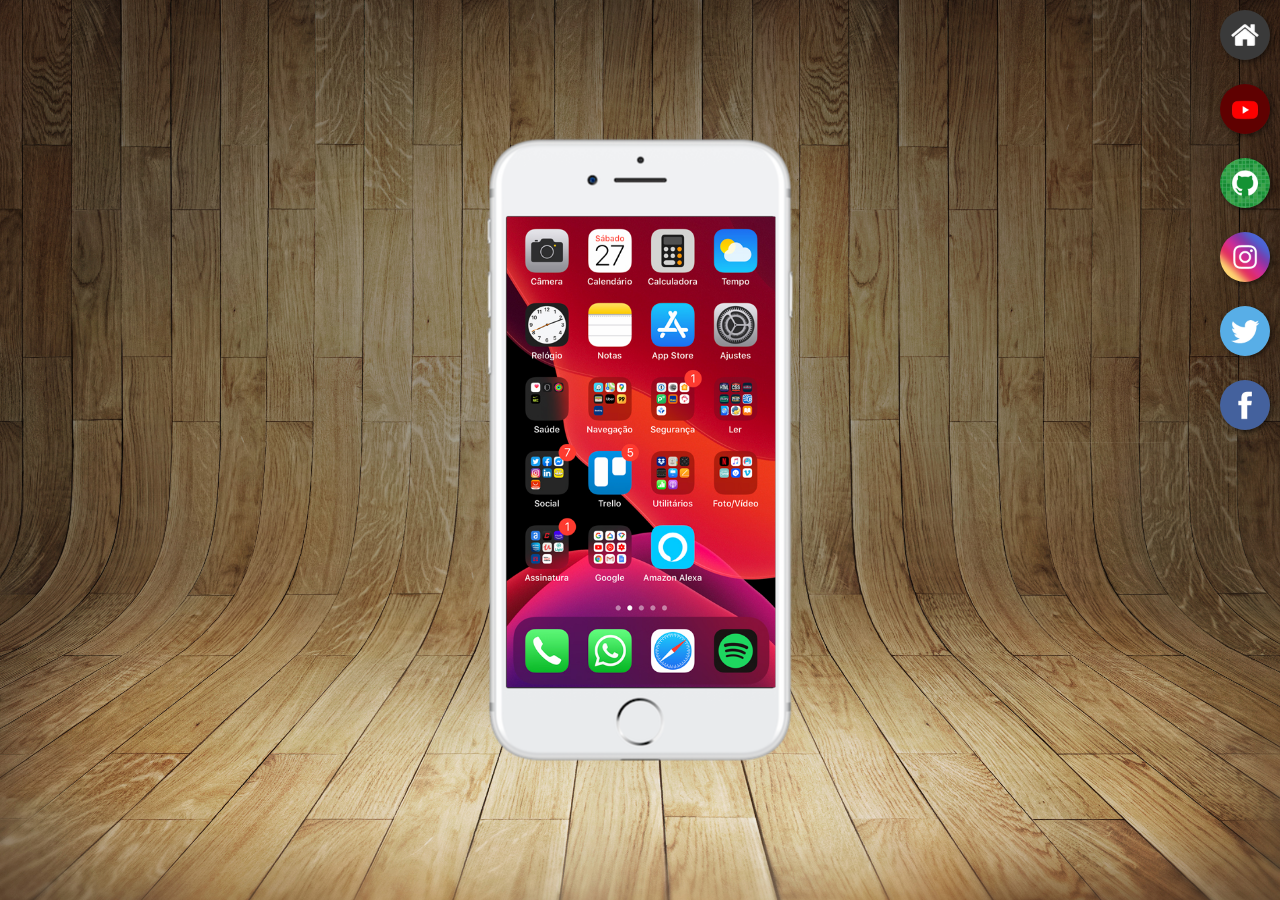
<file: index.html>
<!DOCTYPE html>
<html lang="en">
<head>
    <meta charset="UTF-8">
    <meta name="viewport" content="width=device-width, initial-scale=1.0">
    <title>Projeto redes sociais</title>
    <link rel="shortcut icon" href="favicon.ico" type="image/x-icon">
    <link rel="stylesheet" href="estilos/style.css">
</head>
<body>
    <main>
       <section id="telefone">
        <iframe src="home.html" frameborder="0" name="tela" id="tela"></iframe>
       </section>
     
       <section id="redes">
        <a href="home.html" target="tela"><img src="imagens/logo-home.jpg" alt=""></a>
<br>
        <a href="youtube.html" target="tela"><img src="imagens/logo-youtube.jpg" alt=""></a>
<br>
        <a href="github.html" target="tela"><img src="imagens/logo-github.jpg" alt=""></a>
<br>
        <a href="instagram.html" target="tela"><img src="imagens/logo-instagram.jpg" alt=""></a>
<br>
        <a href="twitter.html" target="tela"><img src="imagens/logo-twitter.jpg" alt=""></a>
        <br>
        <a href="facebook.html" target="tela"><img src="imagens/logo-facebook.jpg" alt=""></a>
        
      
      
      </section>
    </main>
</body>
</html>
</file>
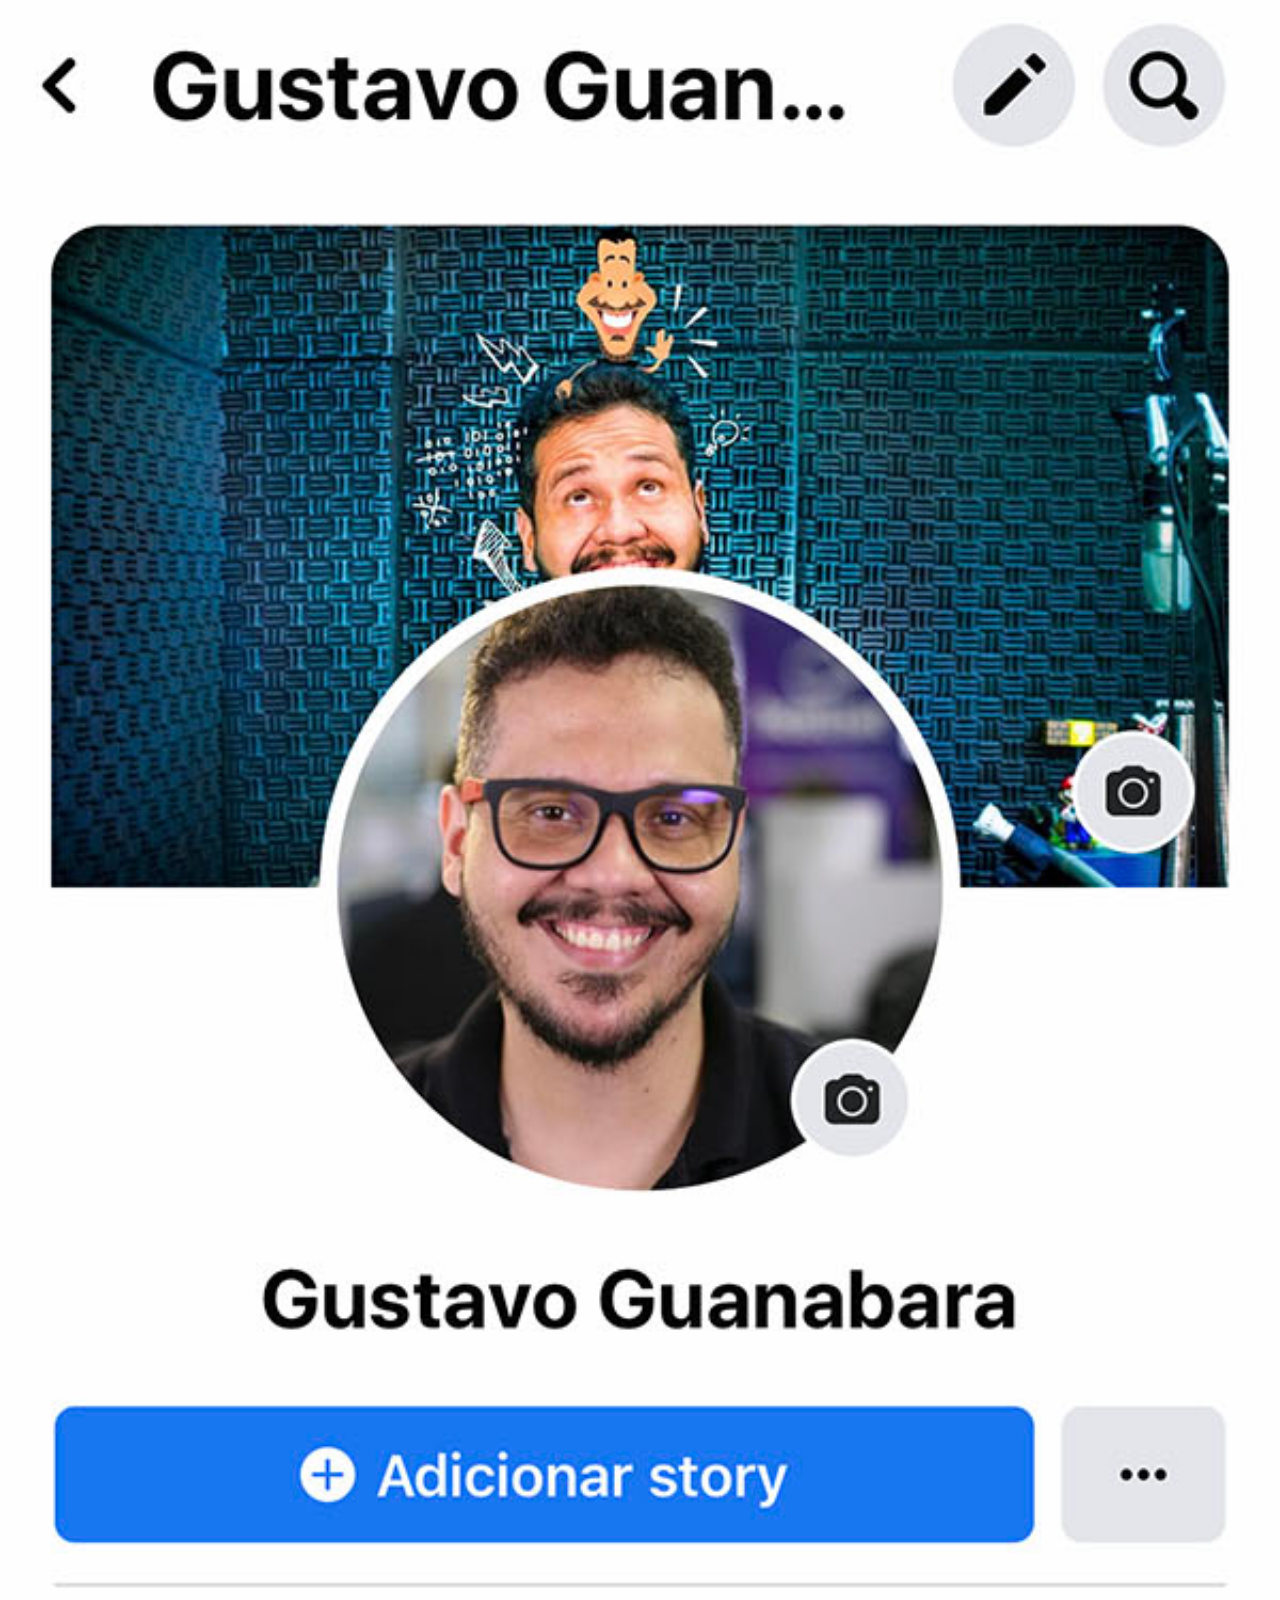
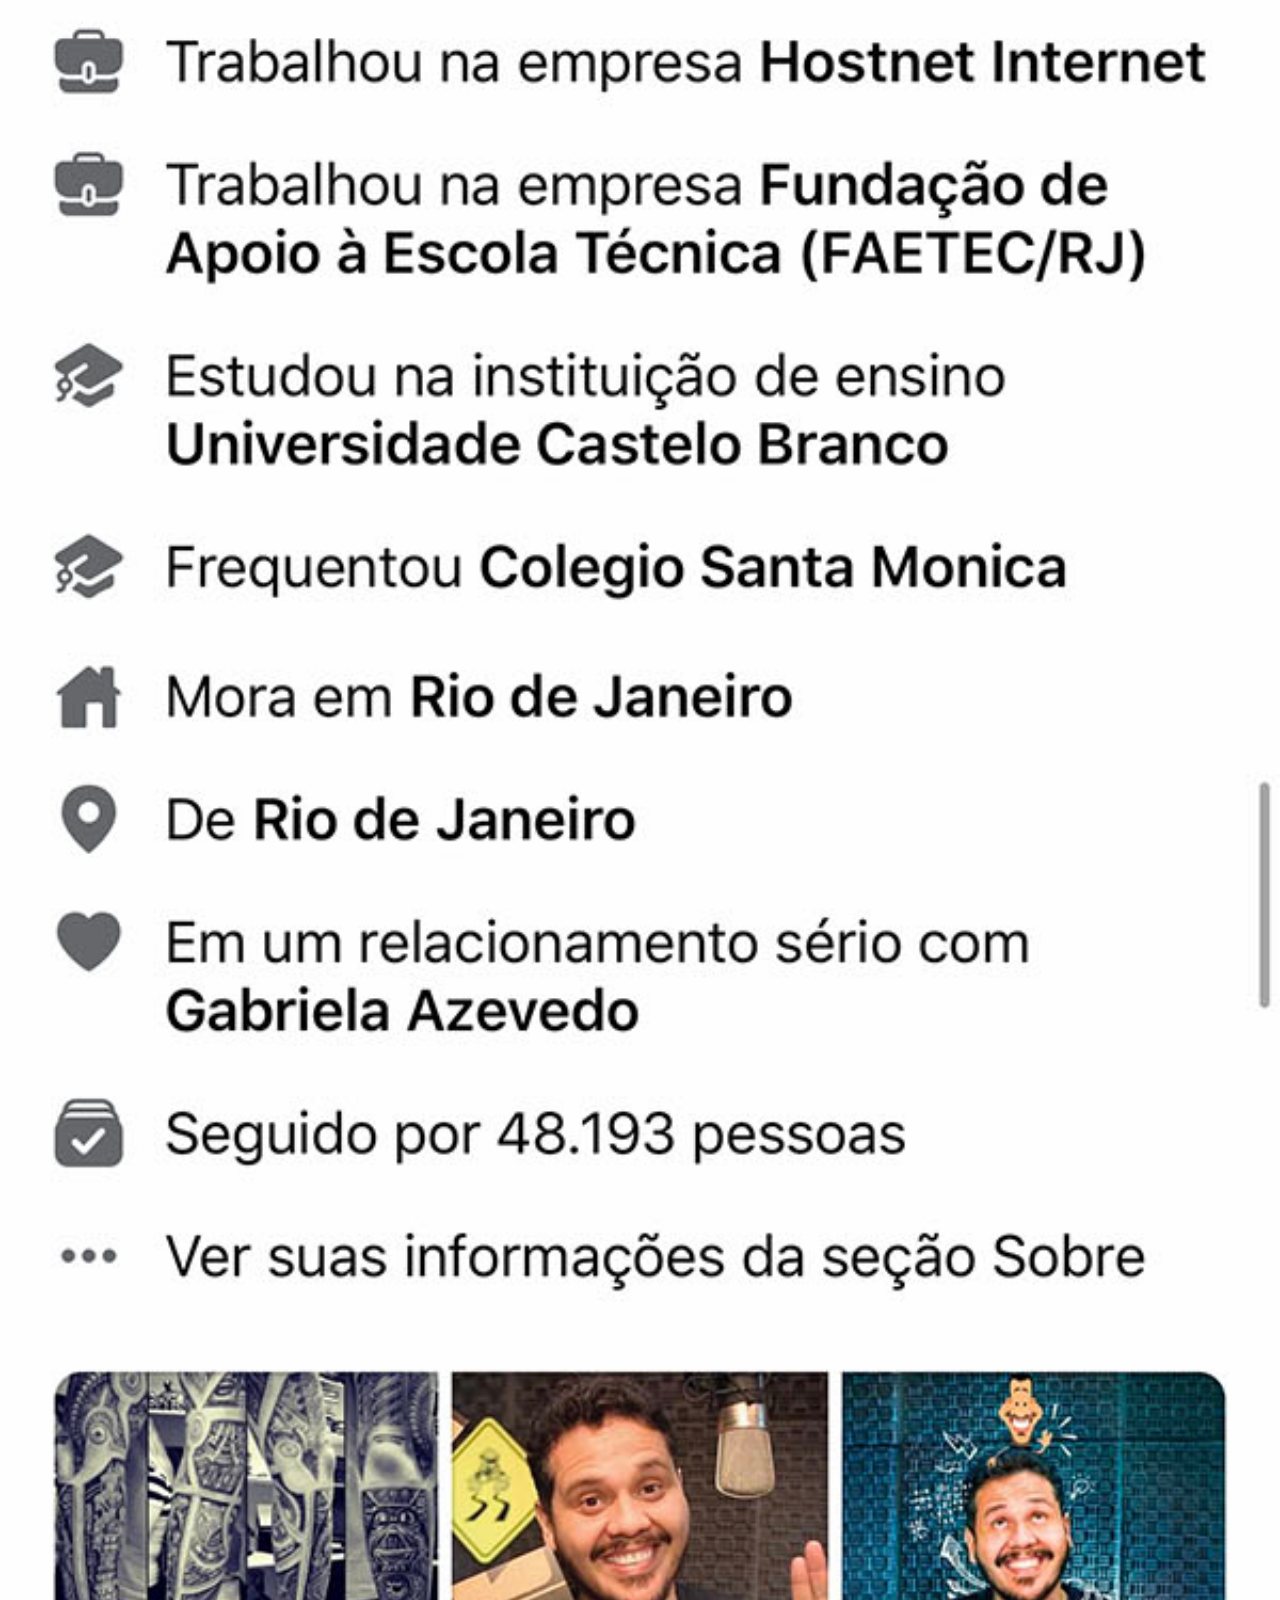
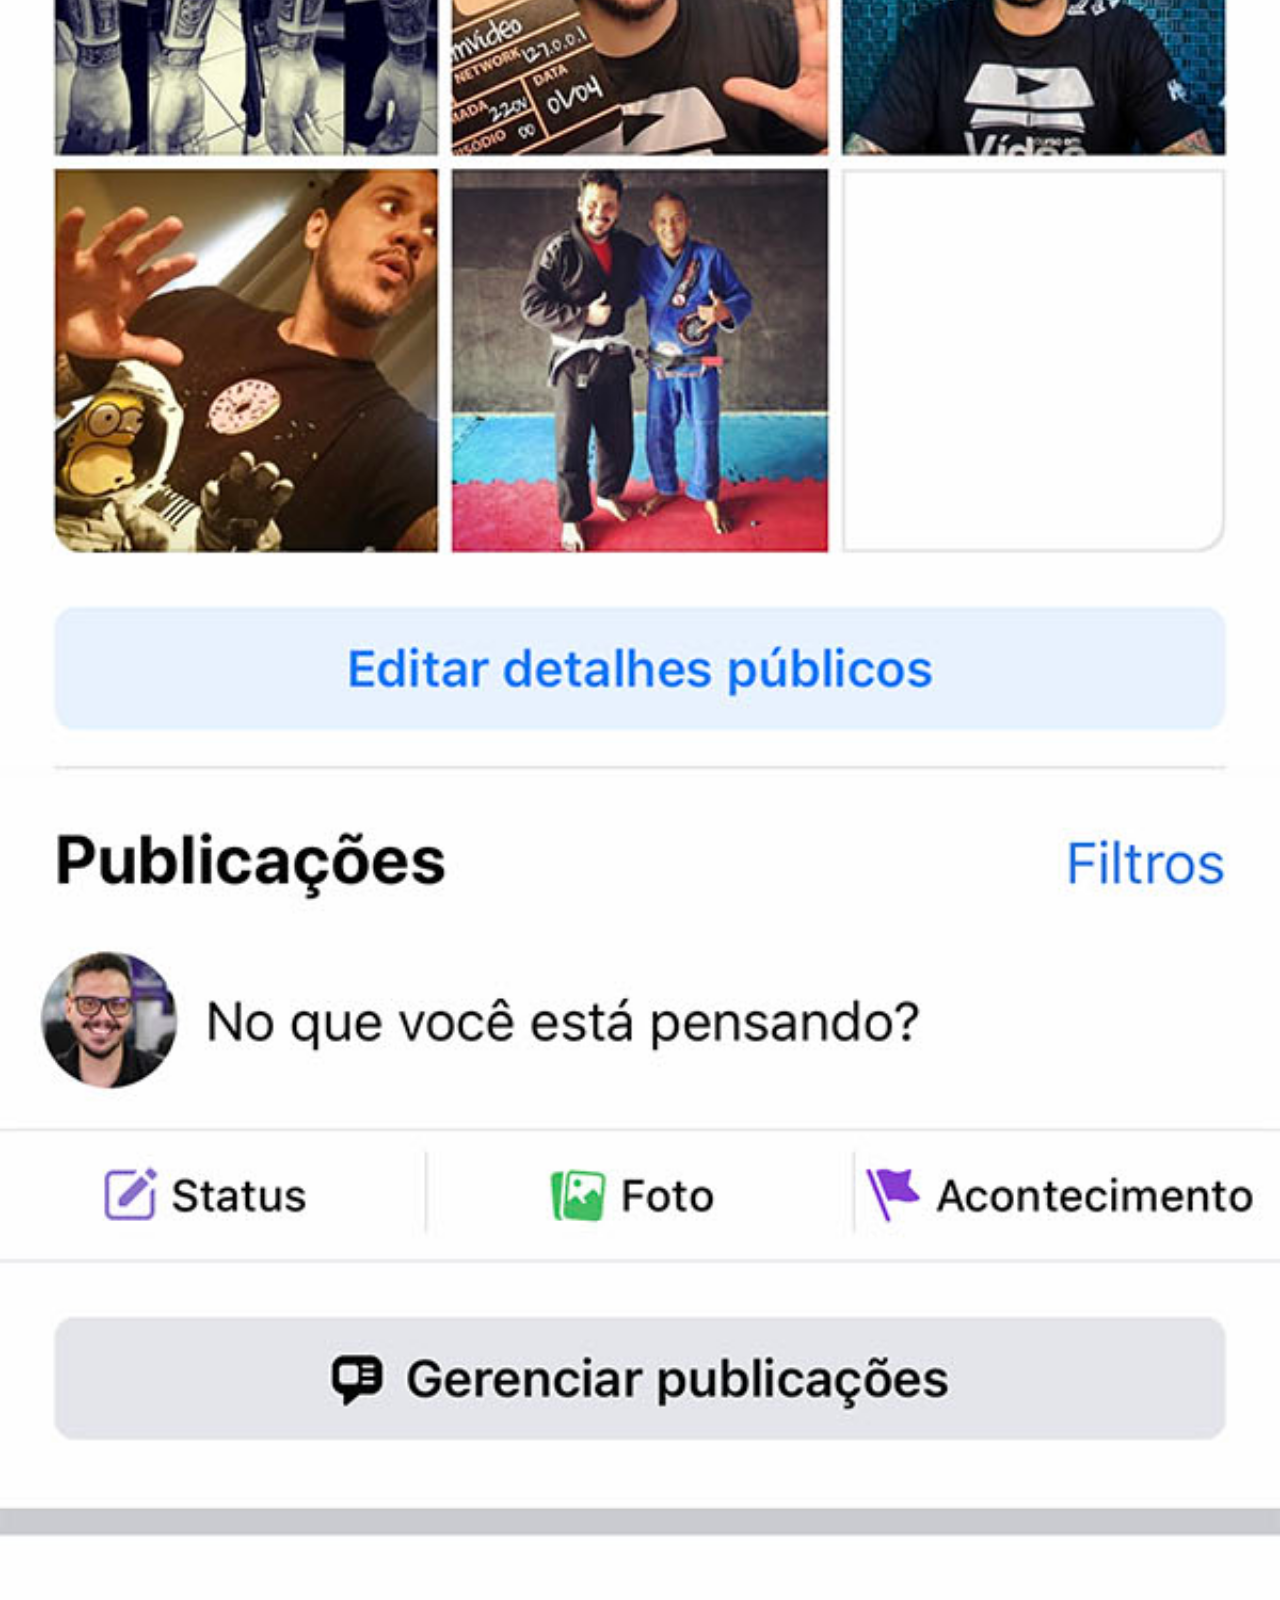
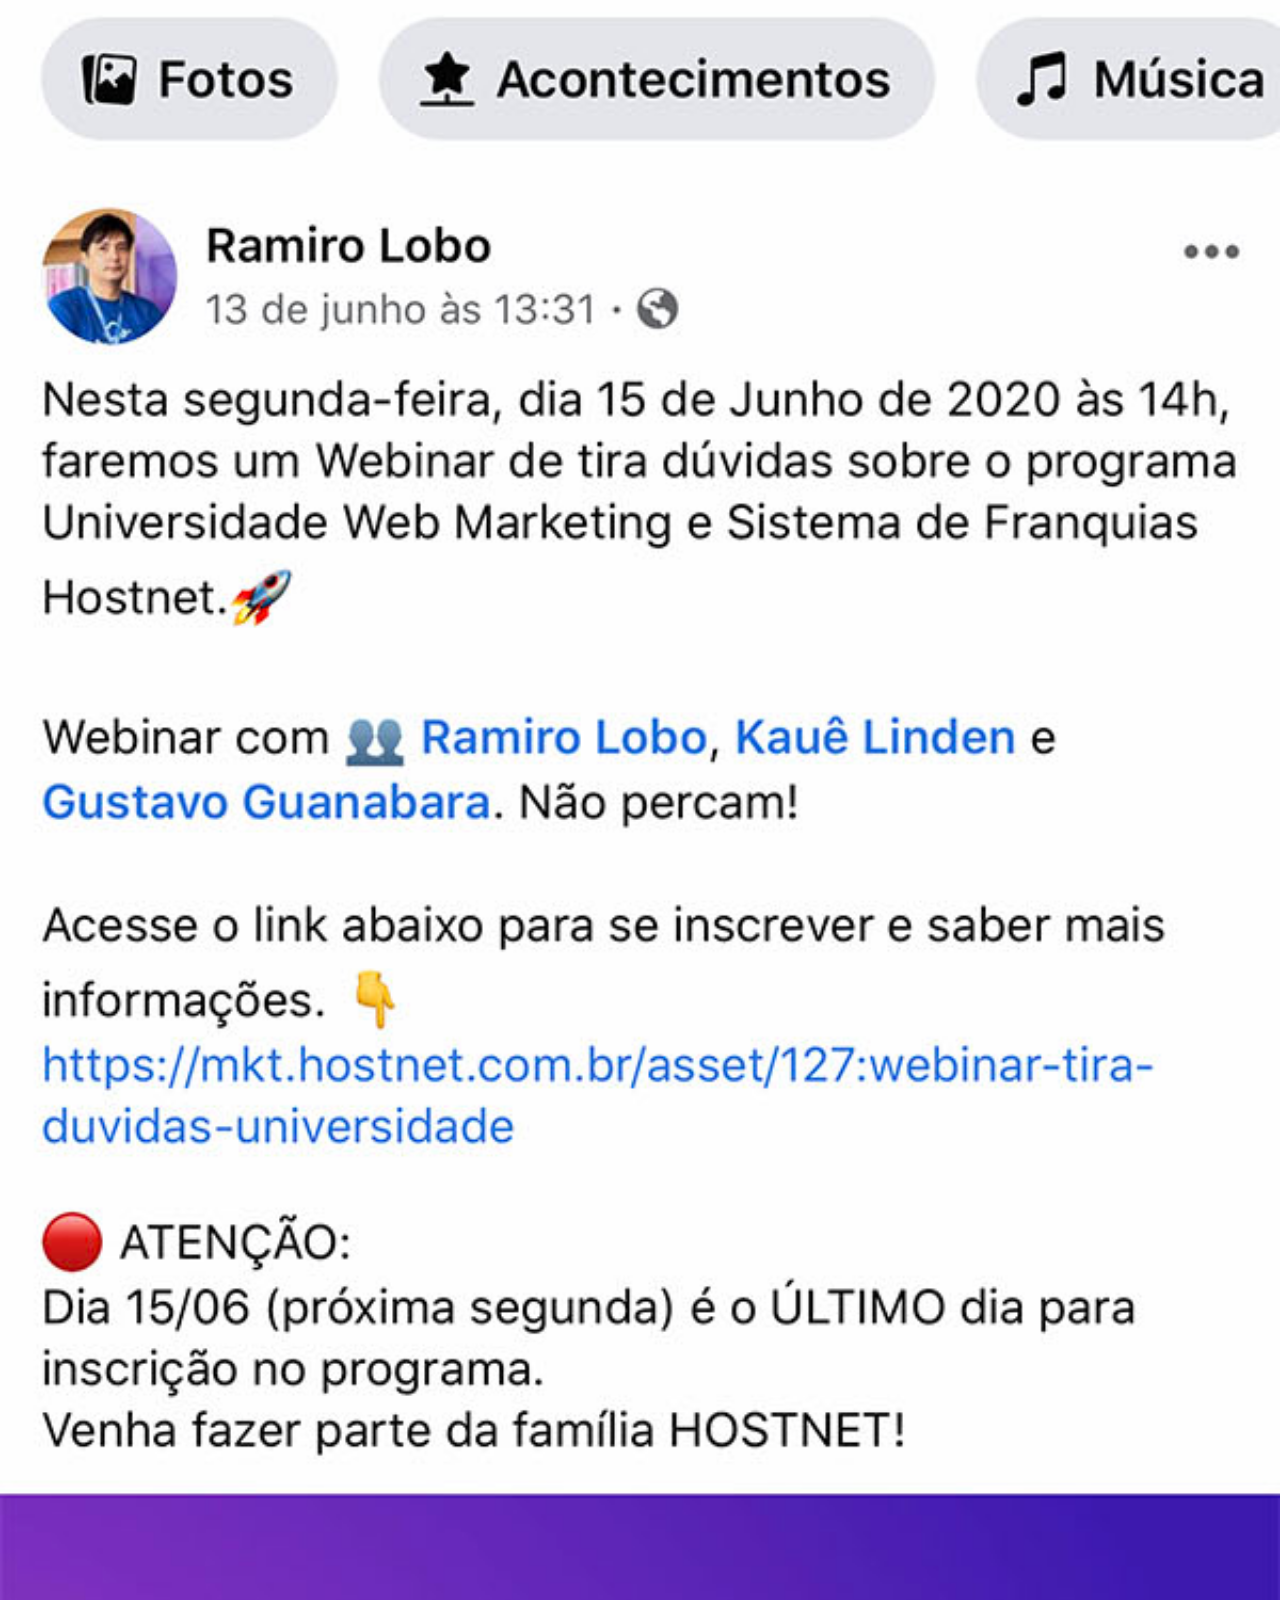
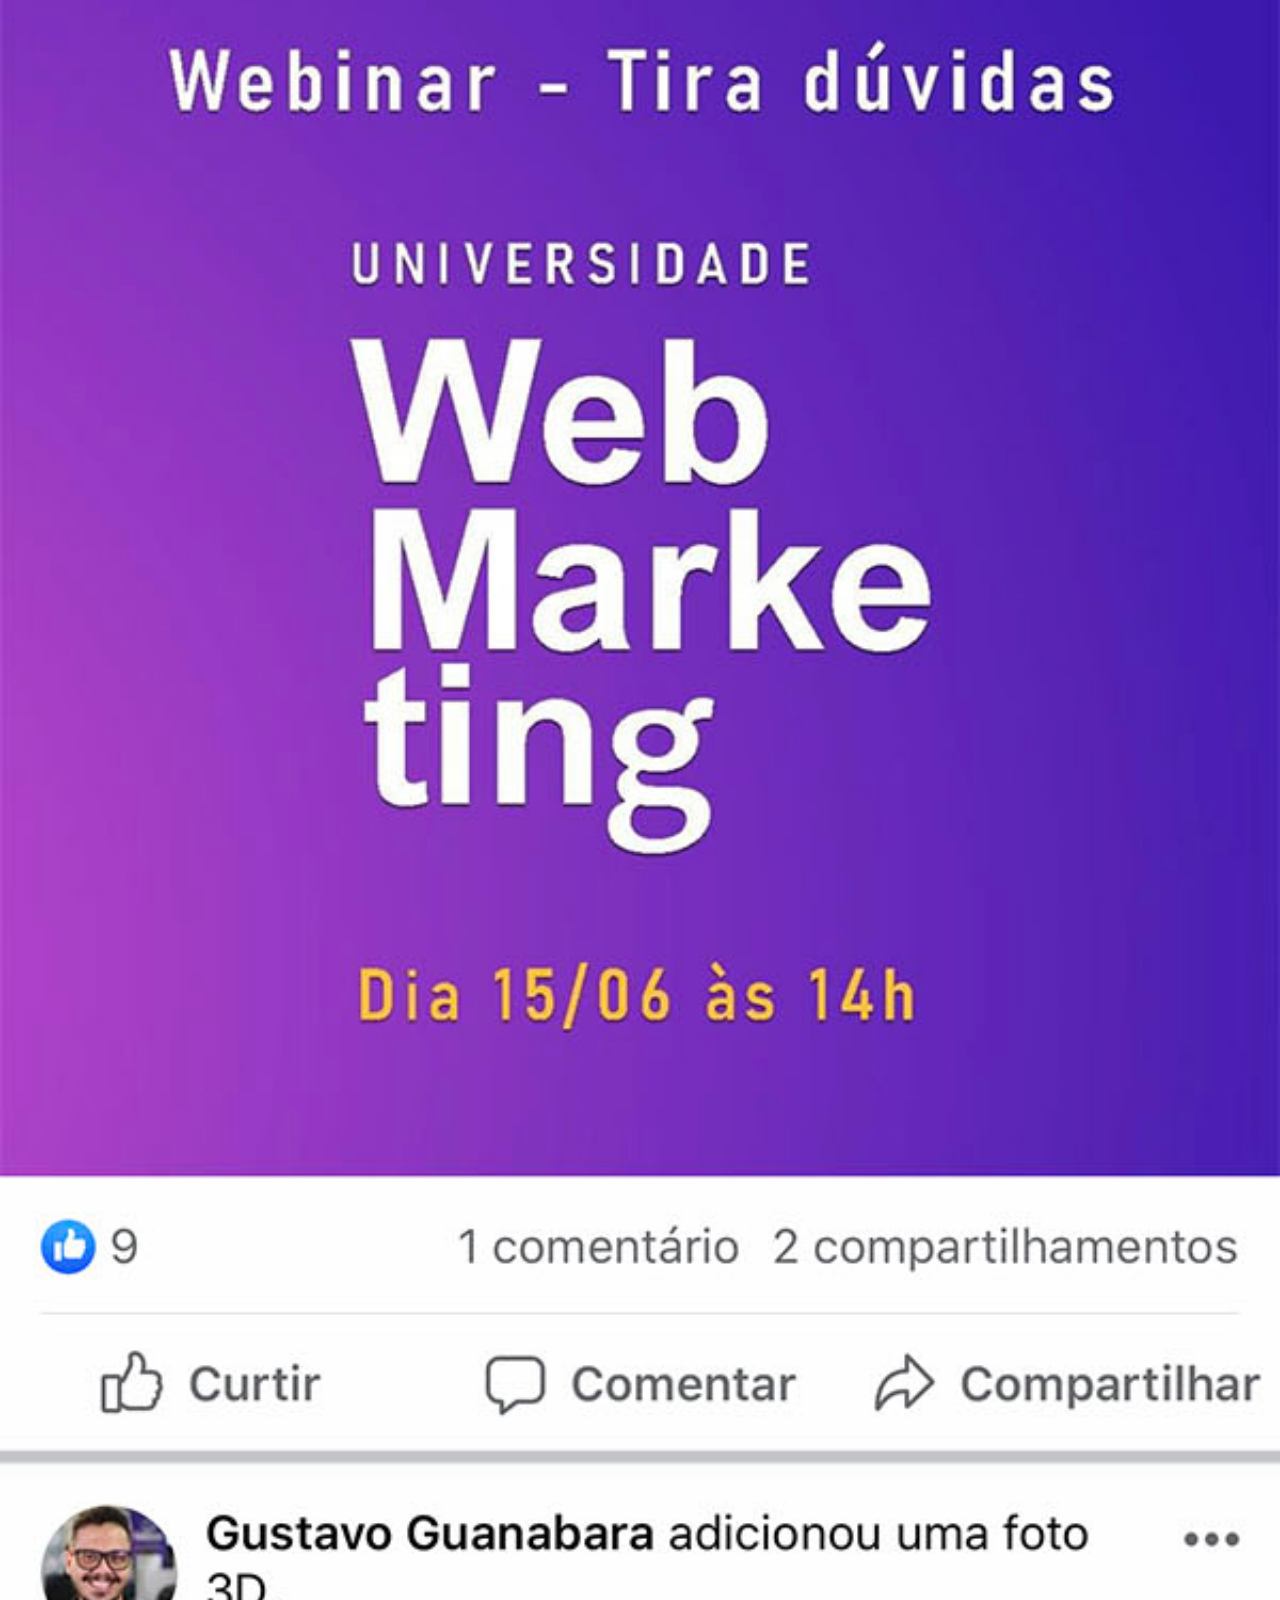
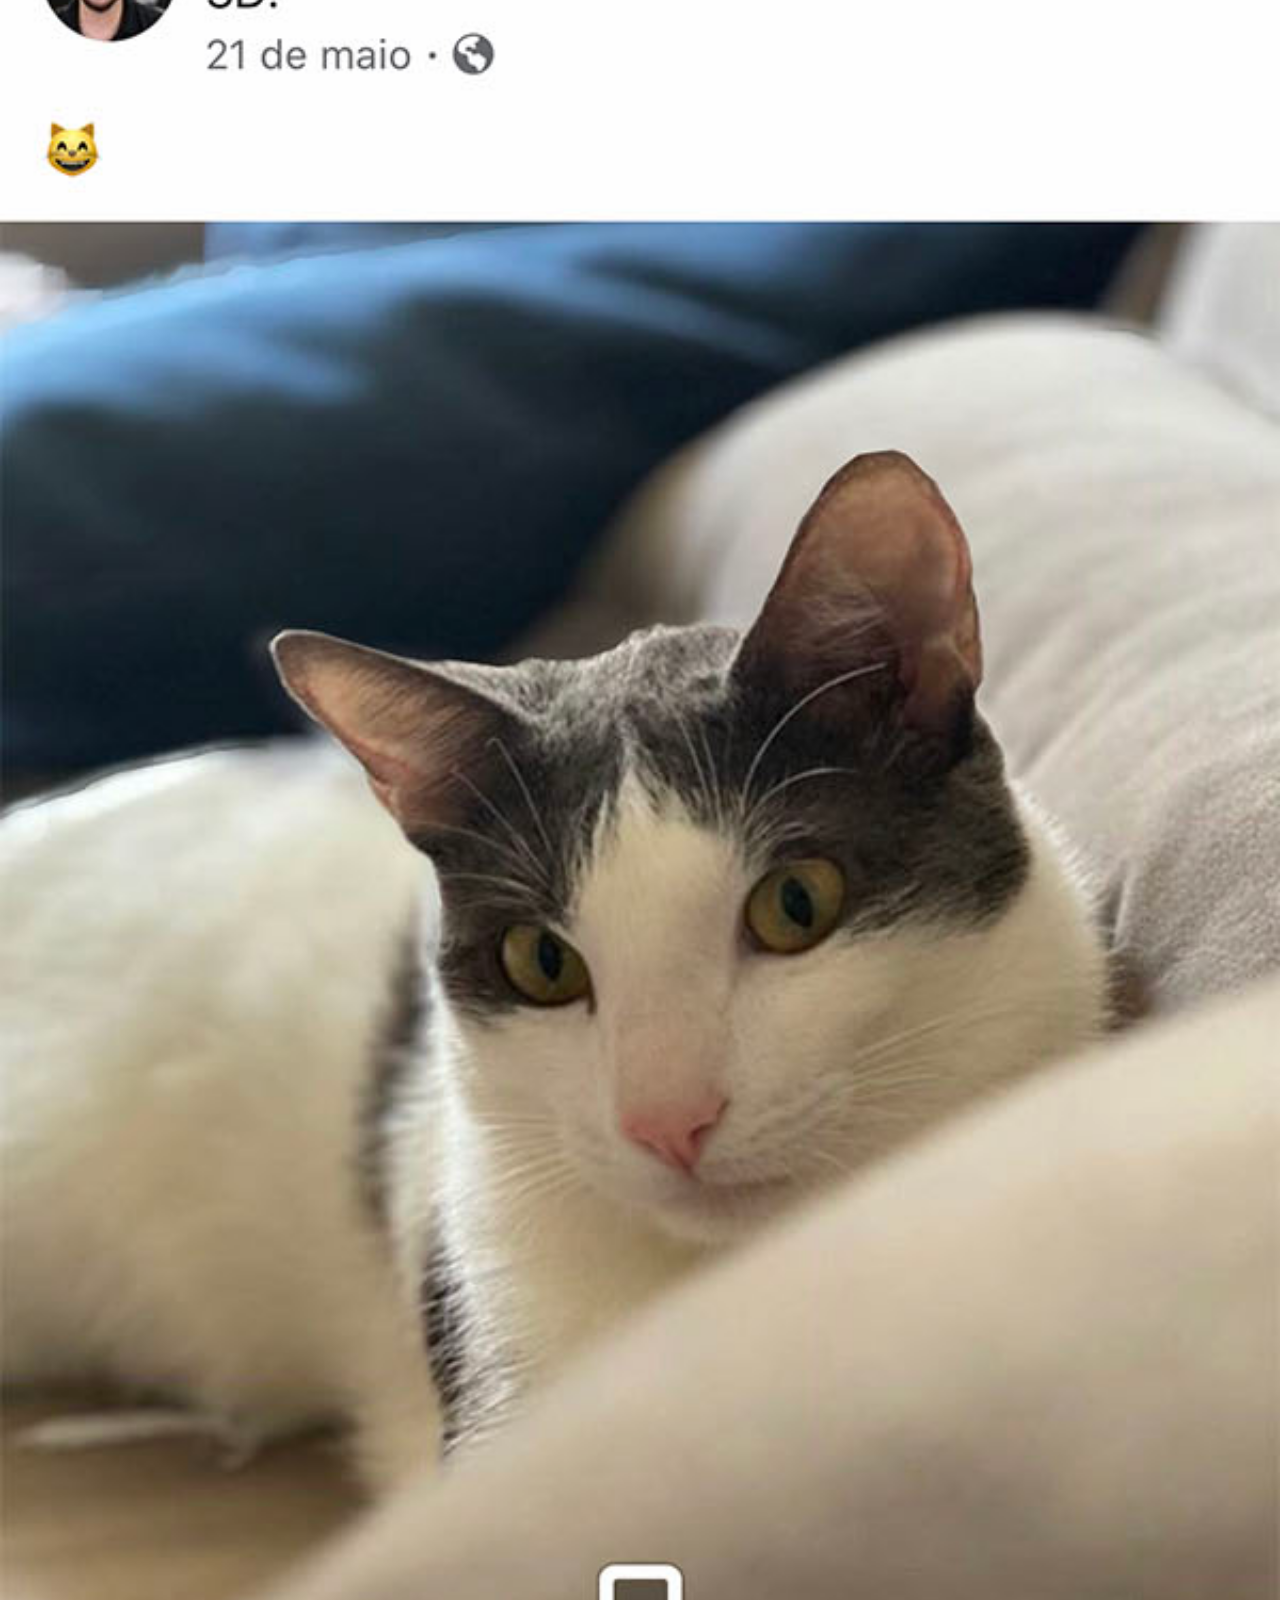
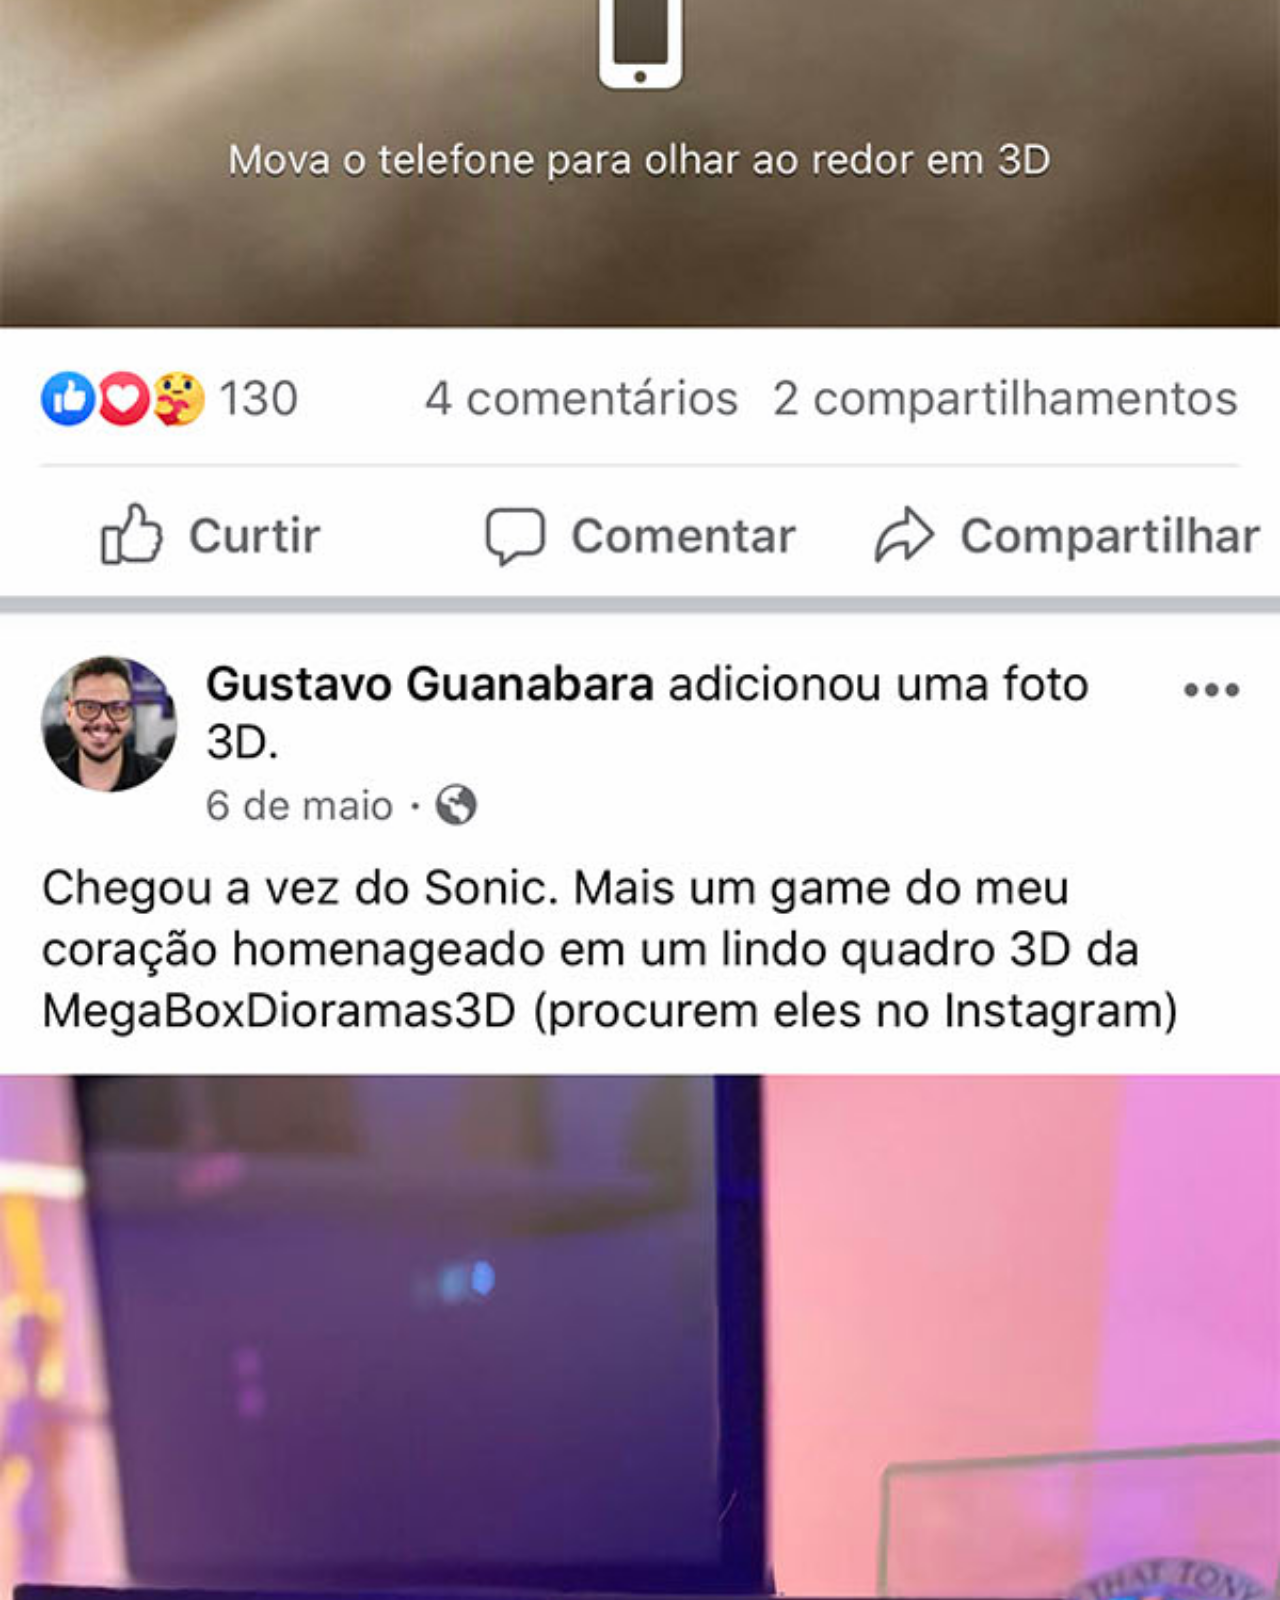
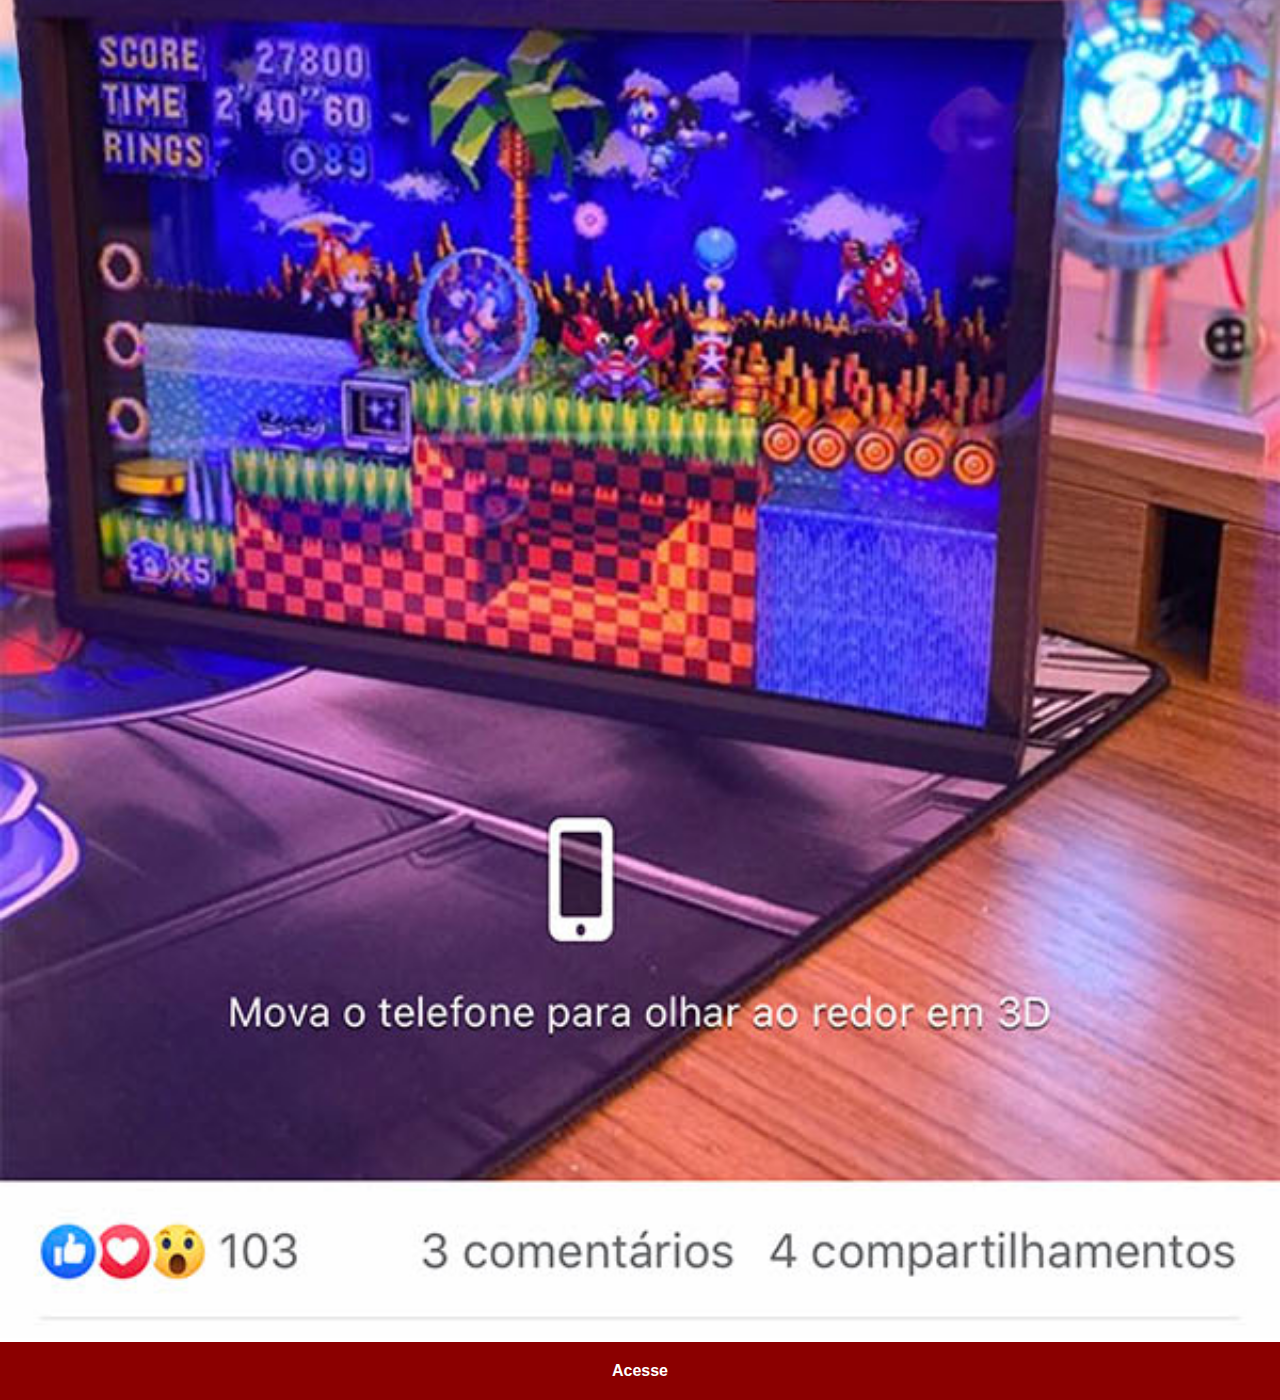
<file: facebook.html>
<!DOCTYPE html>
<html lang="en">
<head>
    <meta charset="UTF-8">
    <meta name="viewport" content="width=device-width, initial-scale=1.0">
    <title>facebook</title>
   <link rel="stylesheet" href="estilos/social.css">
</head>
<body>
    <img src="imagens/tela-facebook.jpg" alt="">
    <a href="#" target="_blank">Acesse</a>
</body>
</html>
</file>
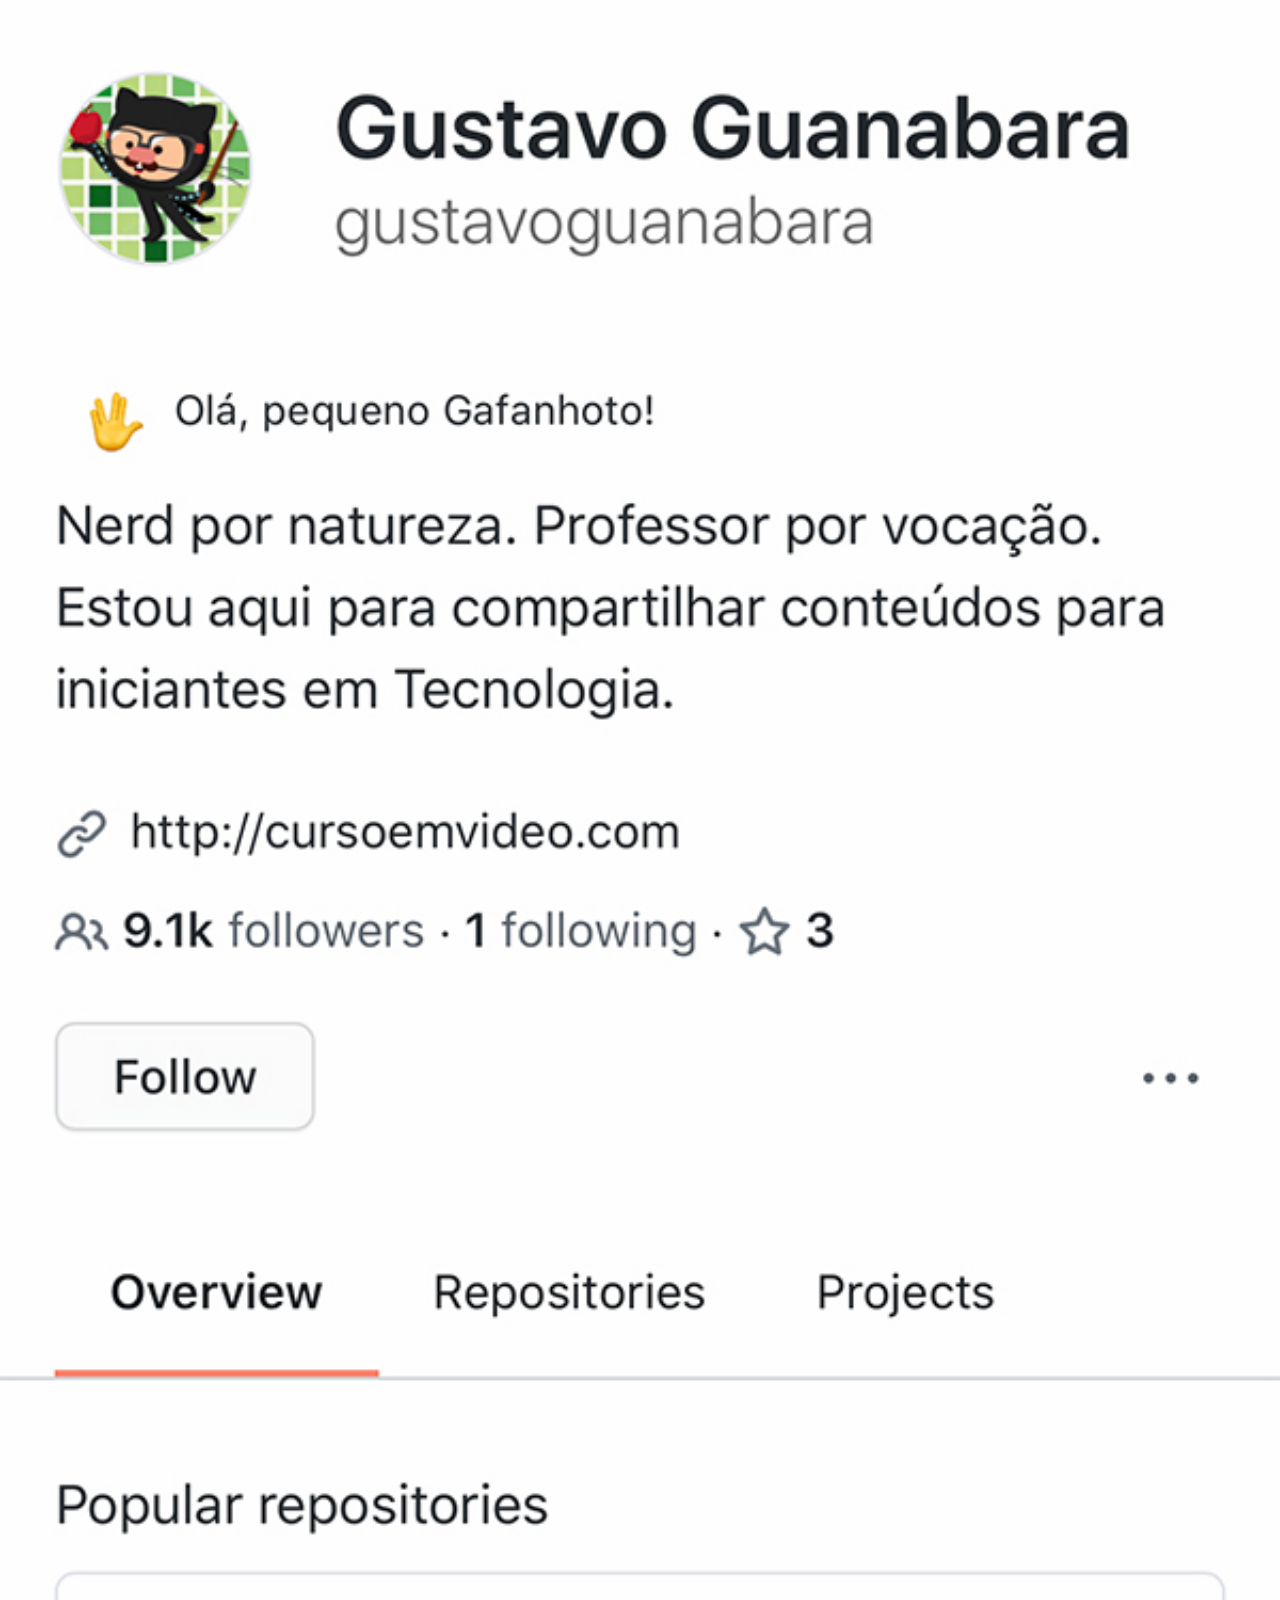
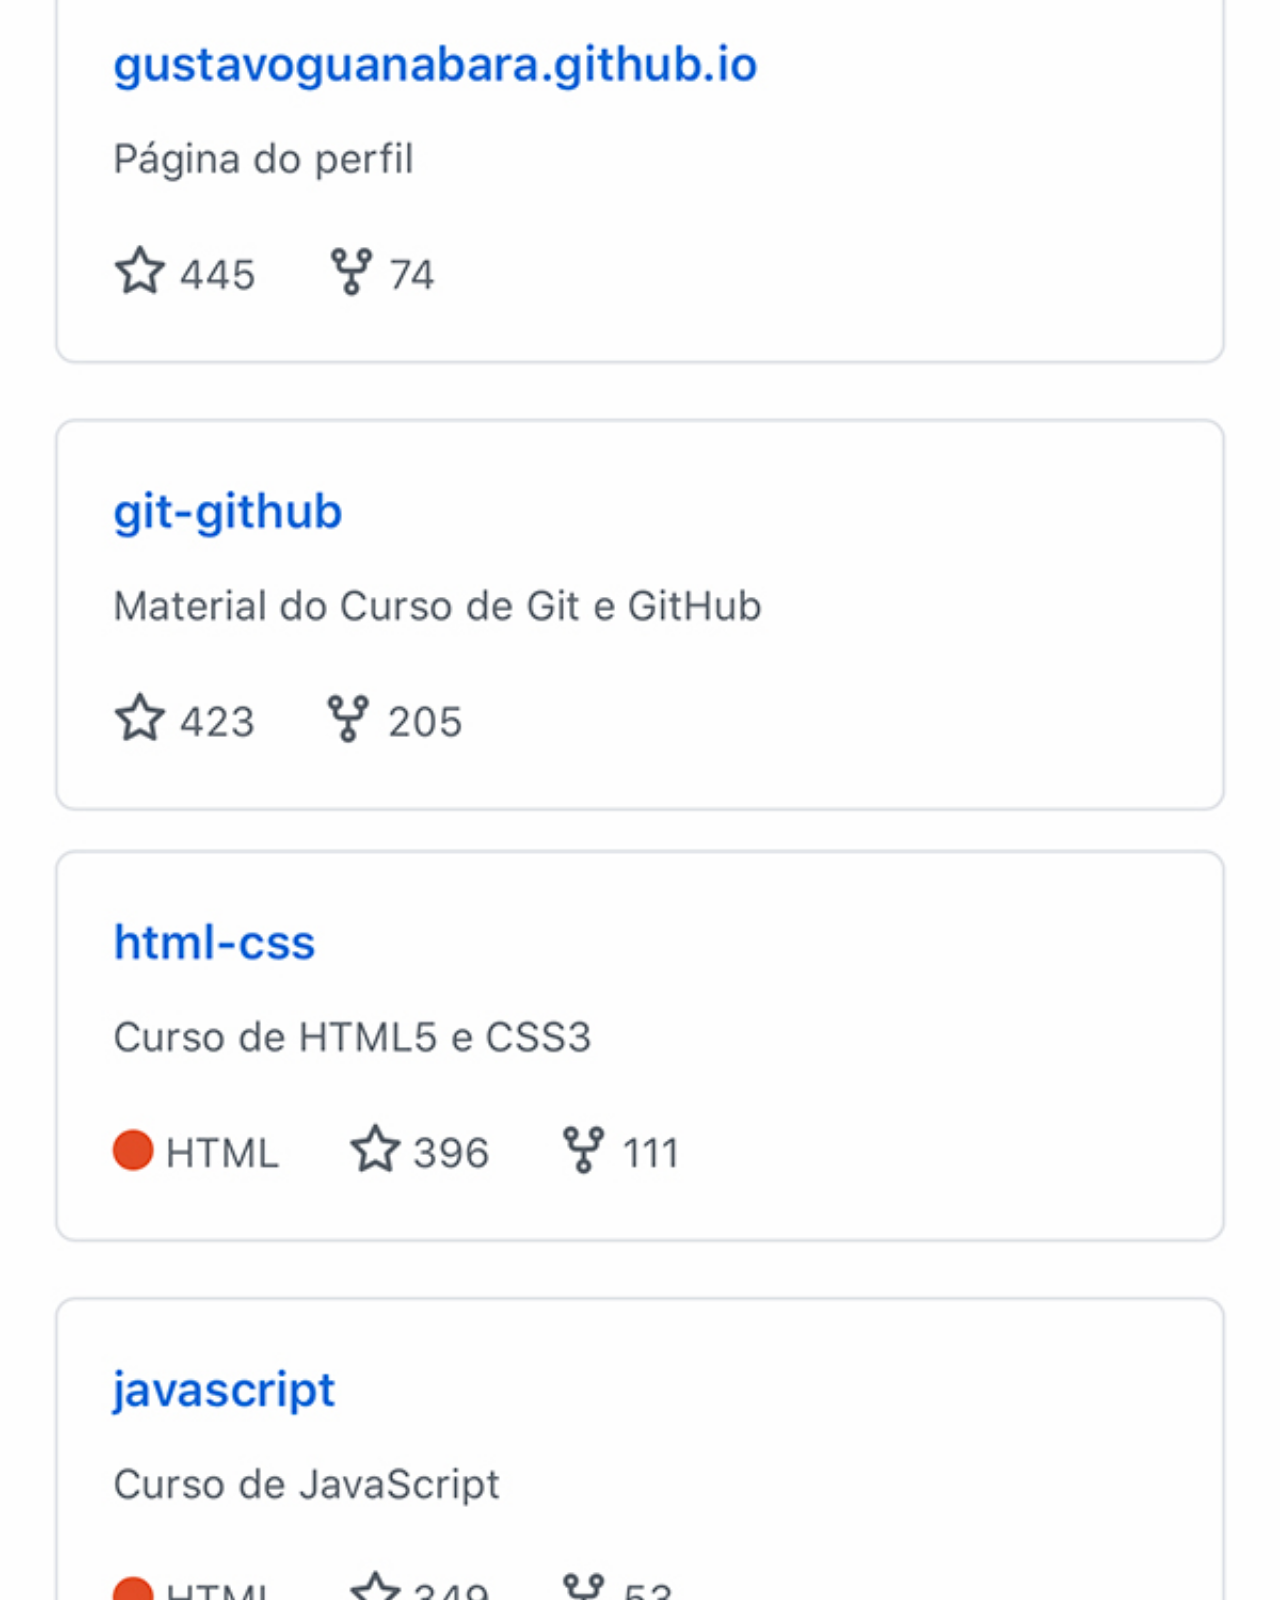
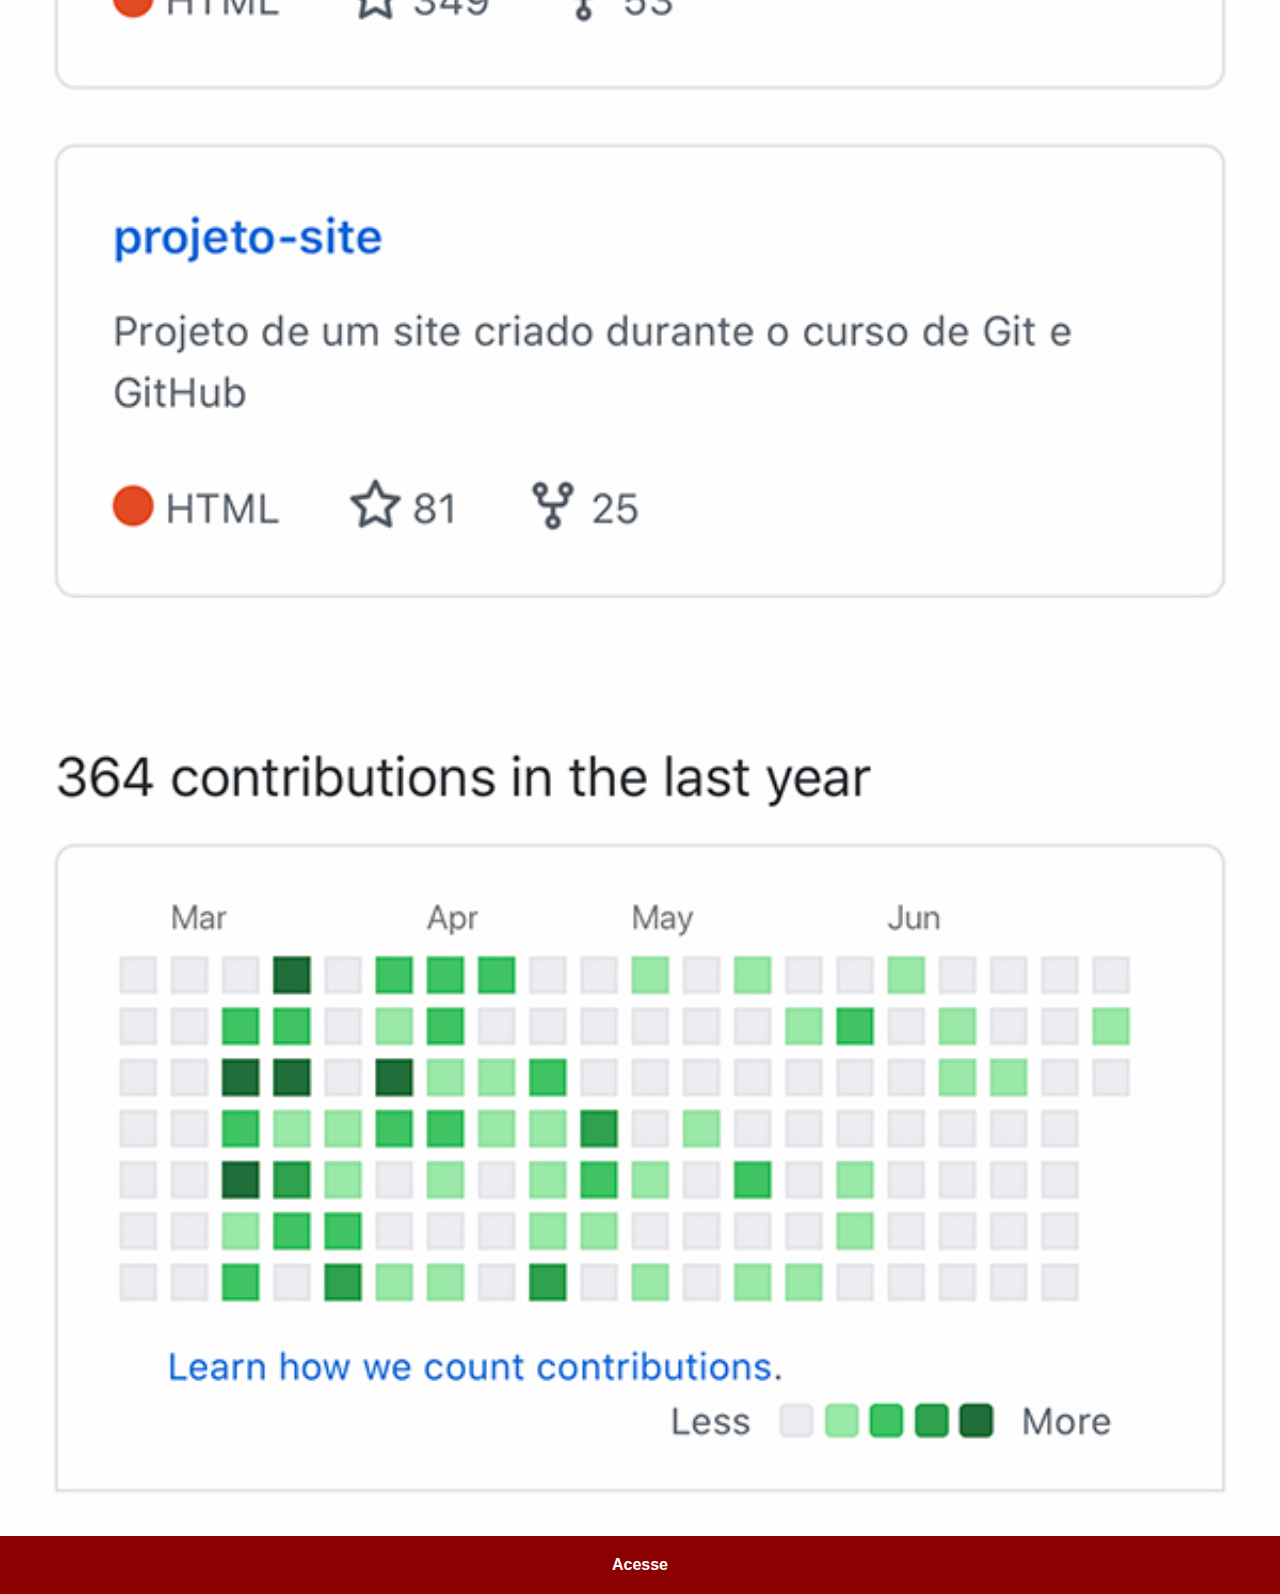
<file: github.html>
<!DOCTYPE html>
<html lang="en">
<head>
    <meta charset="UTF-8">
    <meta name="viewport" content="width=device-width, initial-scale=1.0">
    <title>GitHub</title>
   <link rel="stylesheet" href="estilos/social.css">
</head>
<body>
    <img src="imagens/tela-github.jpg" alt="">
    <a href="#" target="_blank">Acesse</a>
</body>
</html>
</file>
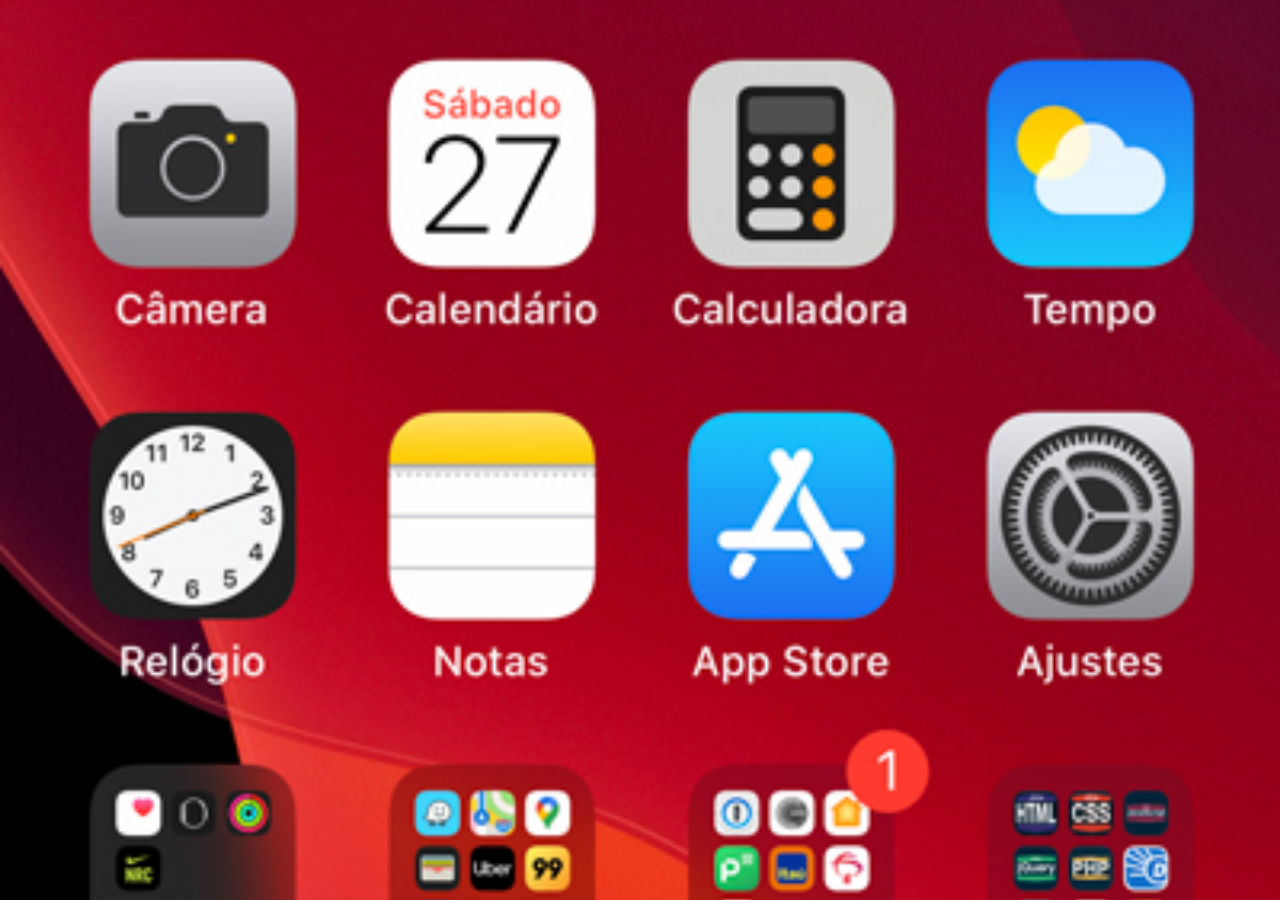
<file: home.html>
<!DOCTYPE html>
<html lang="en">
<head>
    <meta charset="UTF-8">
    <meta name="viewport" content="width=device-width, initial-scale=1.0">
    <title>Home</title>
    <style>
        *{
            margin: 0;
            padding: 0;

        }
        body{
            width: 100px;
            height: 100px;
            background: black url('imagens/tela-home.jpg');
            background-repeat: no-repeat;
            background-position: top center;
            background-size: cover;
          
        }
    </style>
</head>
<body>
     
</body>
</html>
</file>
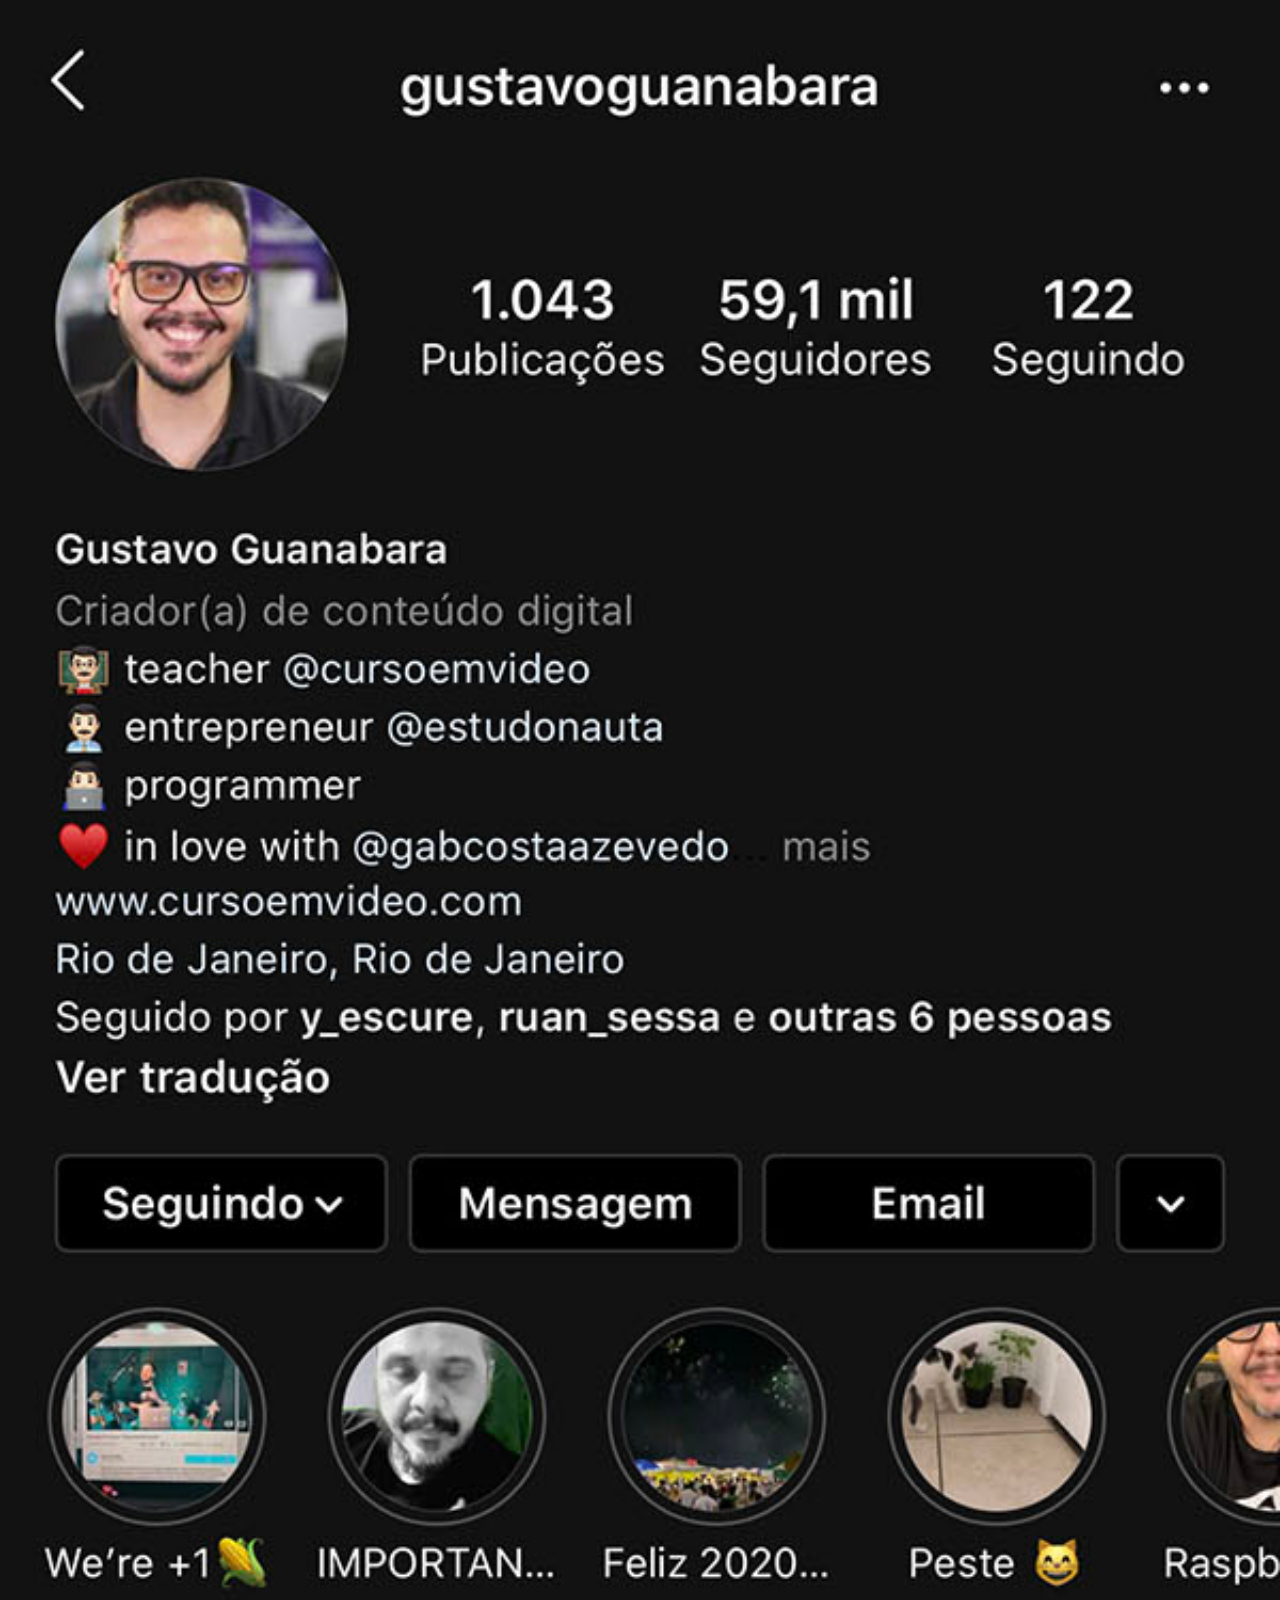
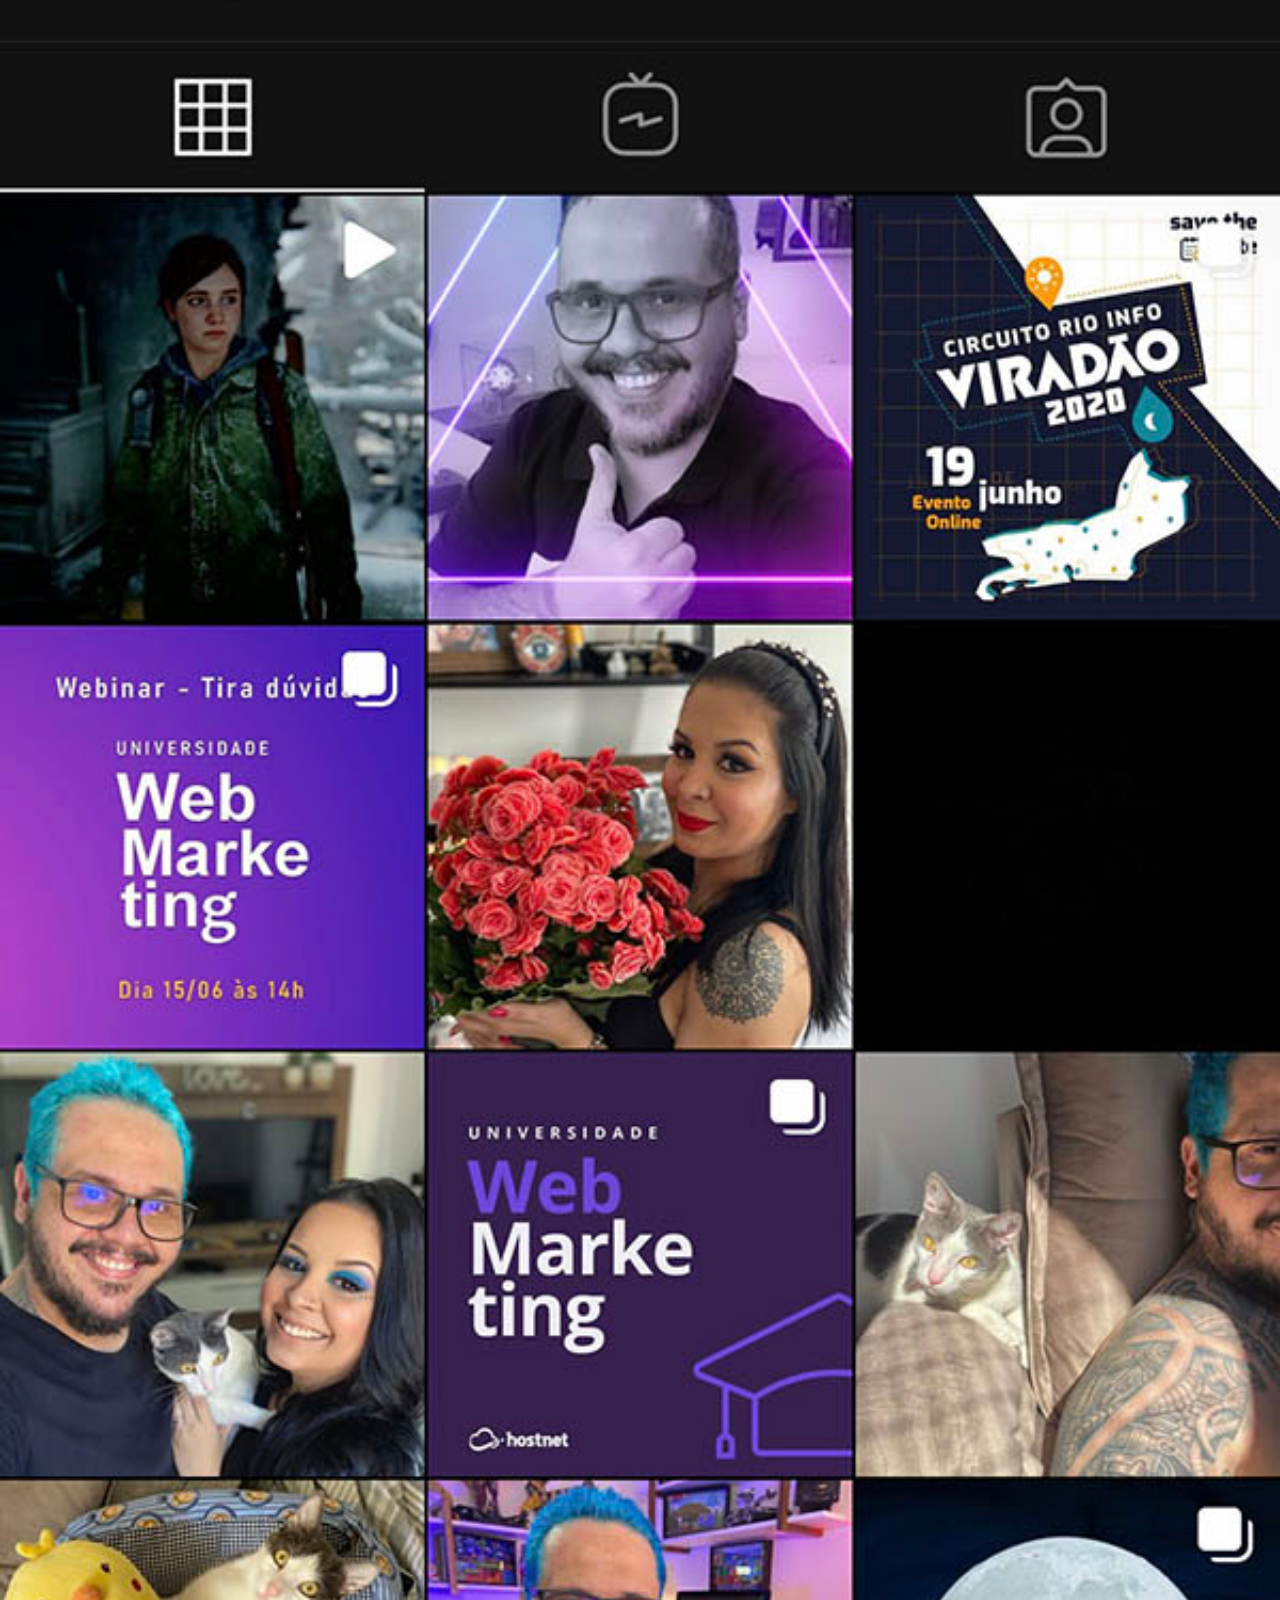
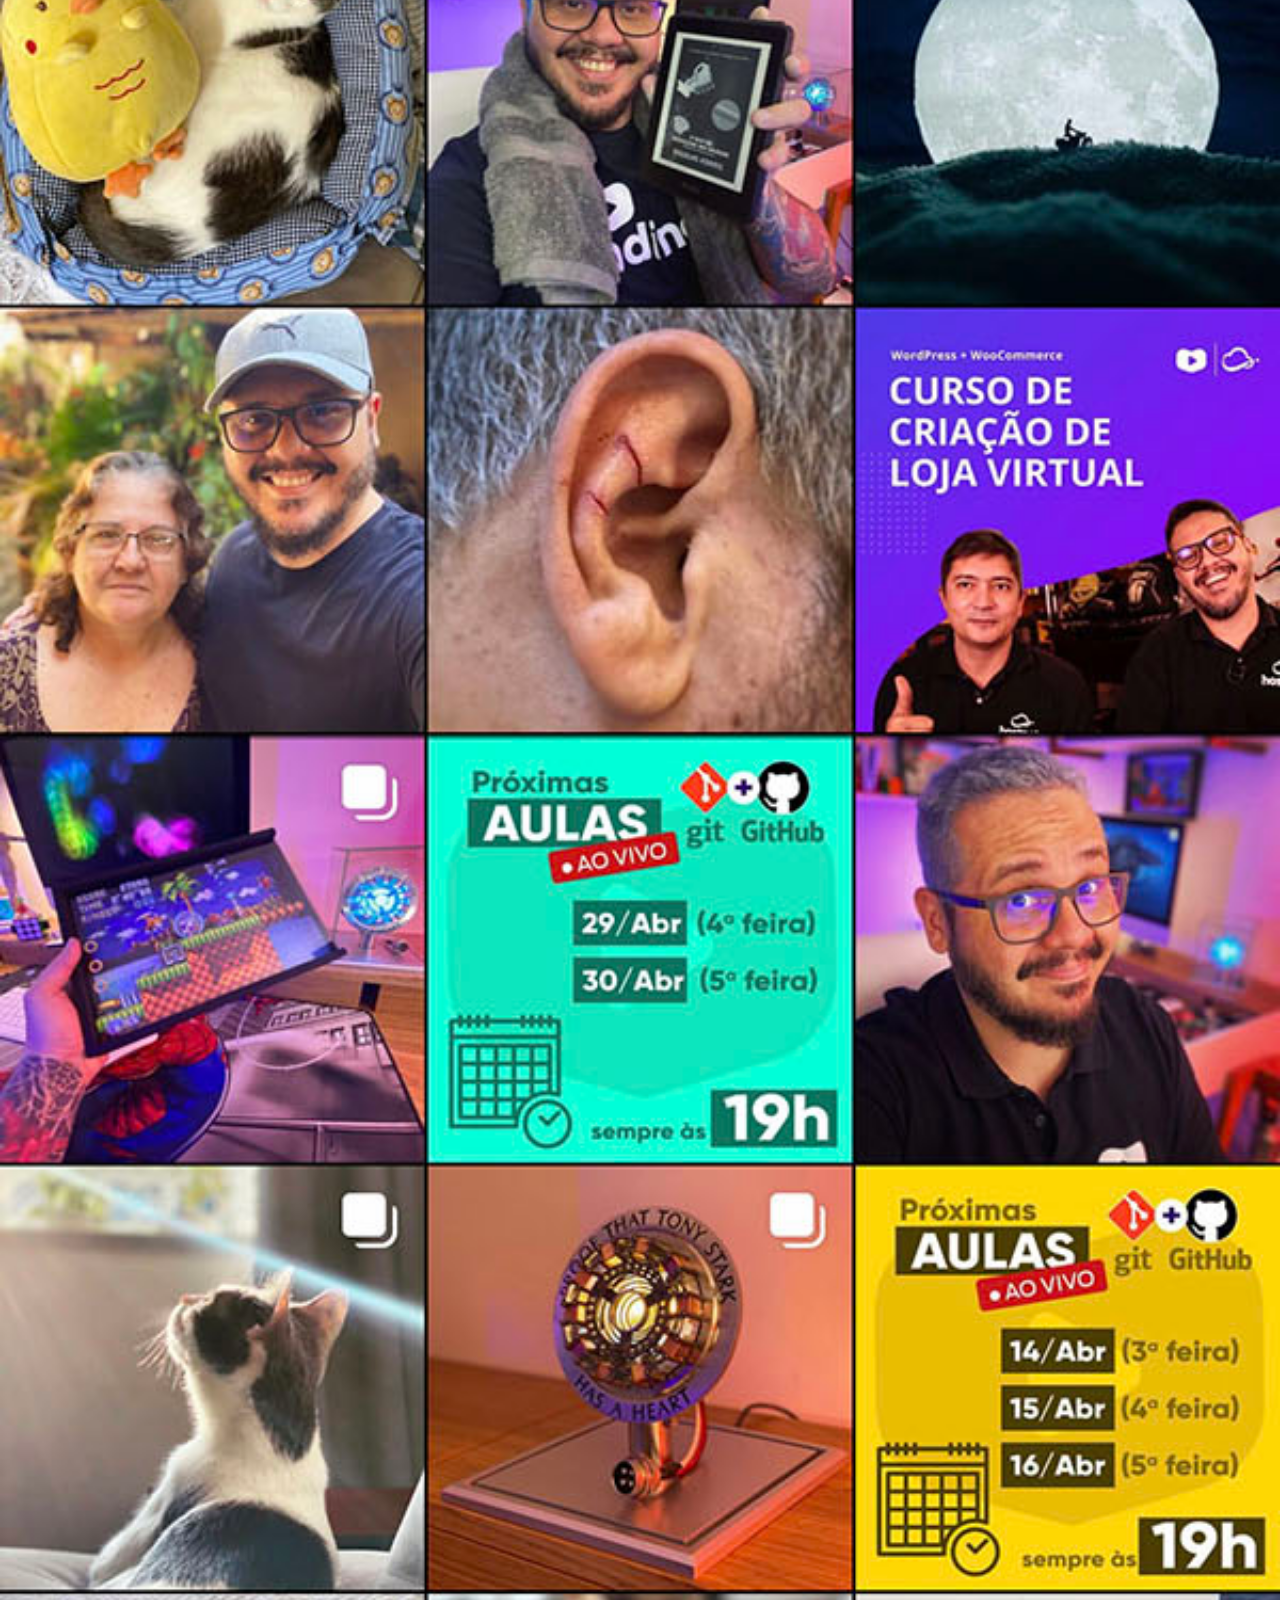
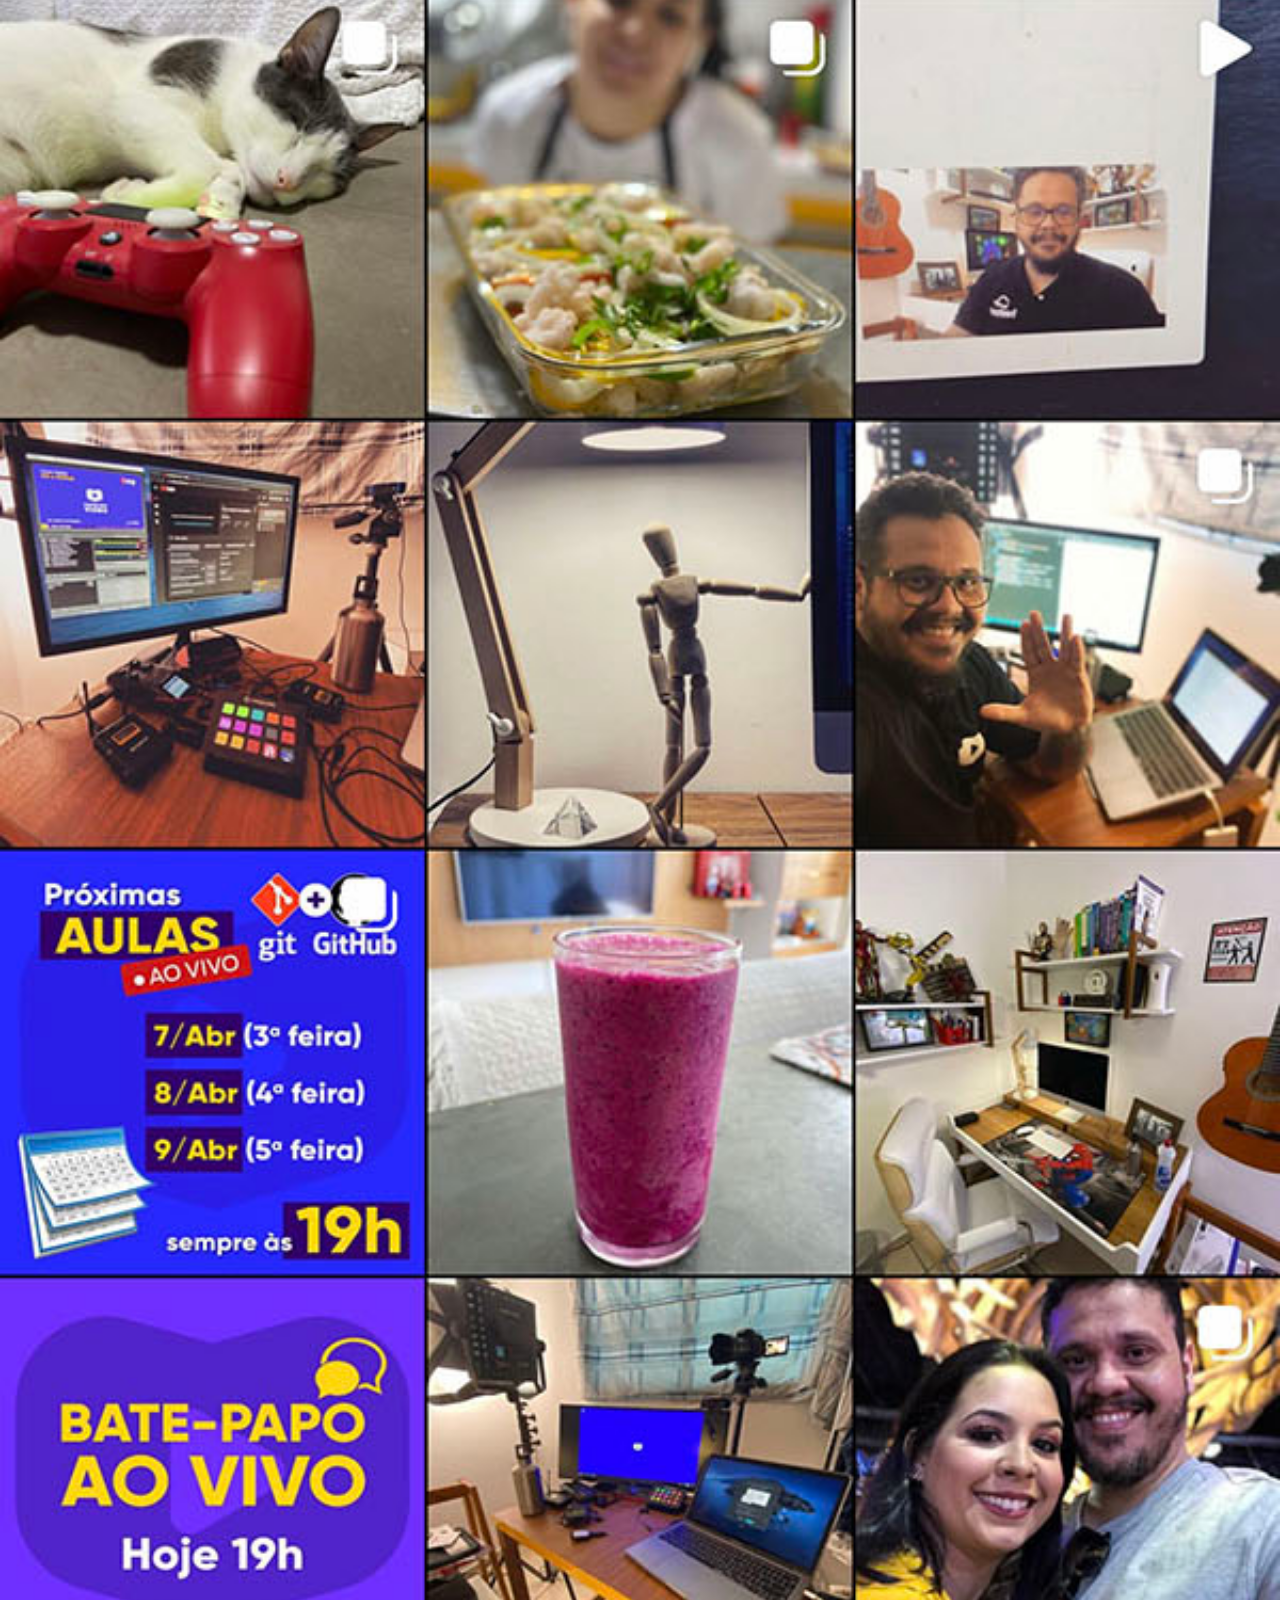
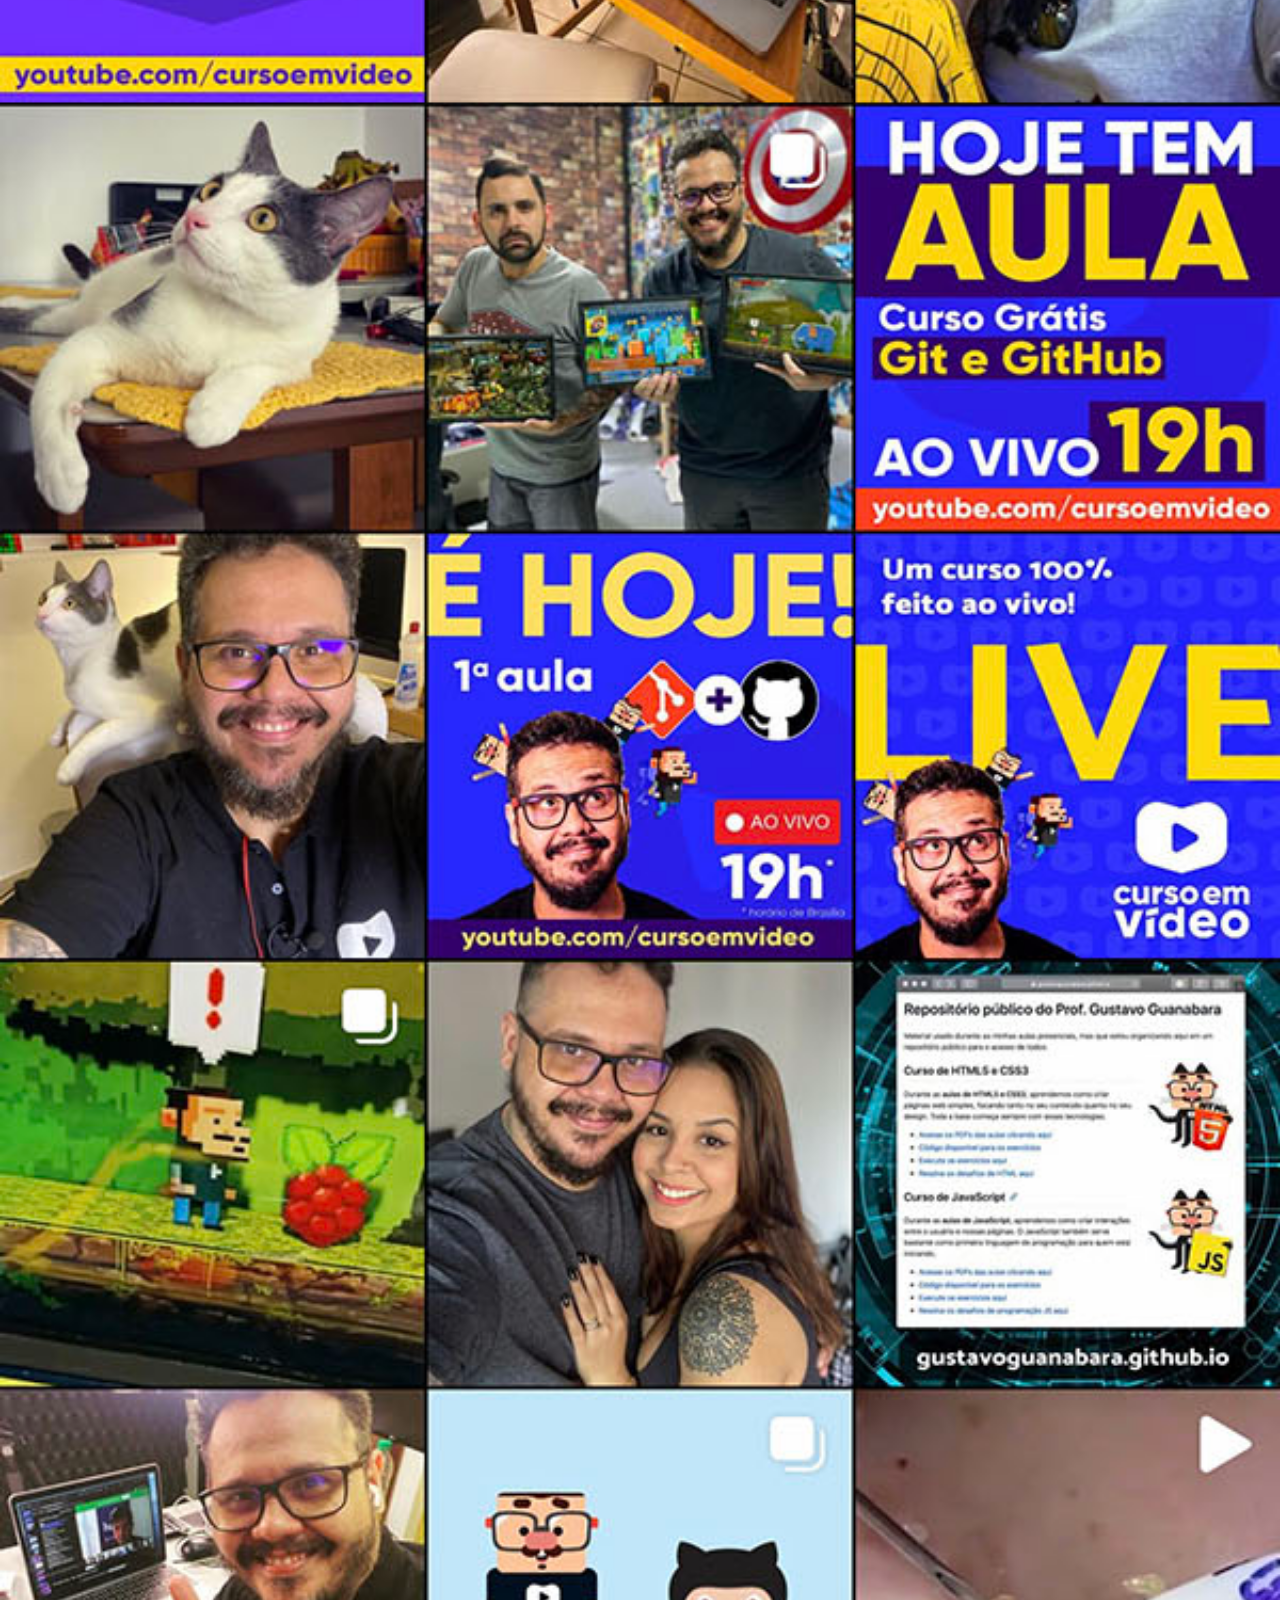
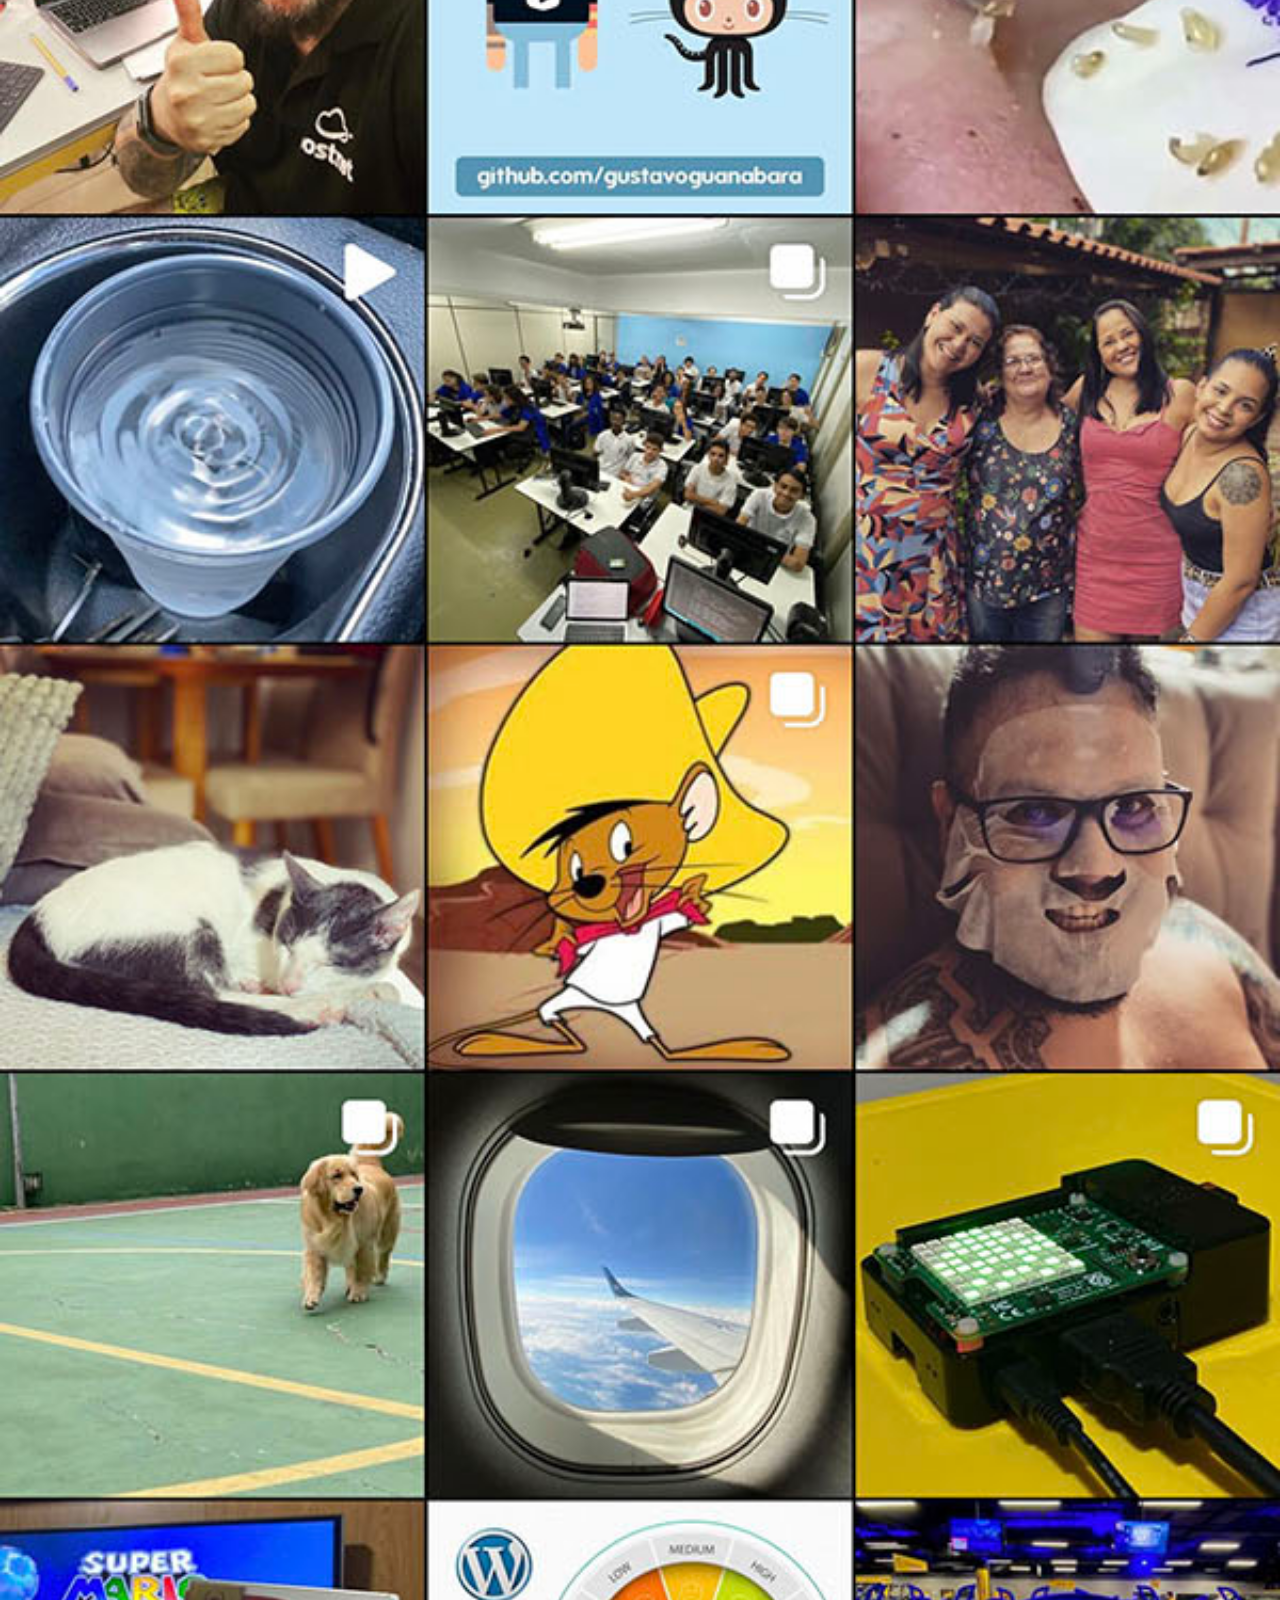
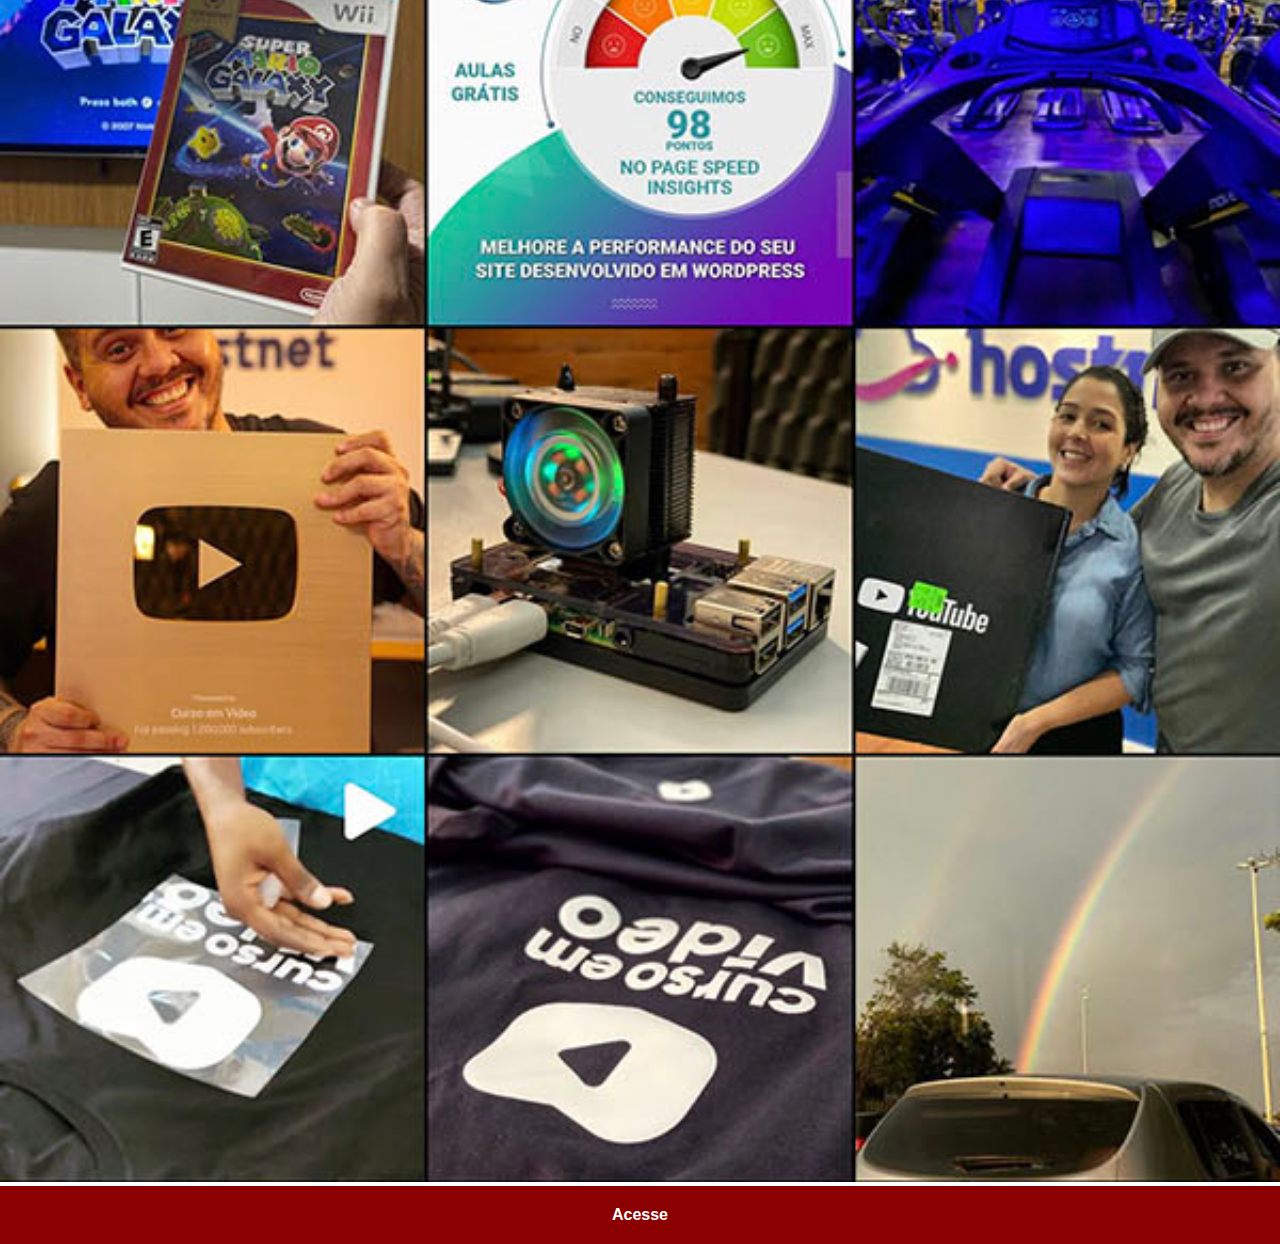
<file: instagram.html>
<!DOCTYPE html>
<html lang="en">
<head>
    <meta charset="UTF-8">
    <meta name="viewport" content="width=device-width, initial-scale=1.0">
    <title>Instagram</title>
   <link rel="stylesheet" href="estilos/social.css">
</head>
<body>
    <img src="imagens/tela-instagram.jpg" alt="">
    <a href="#" target="_blank">Acesse</a>
</body>
</html>
</file>
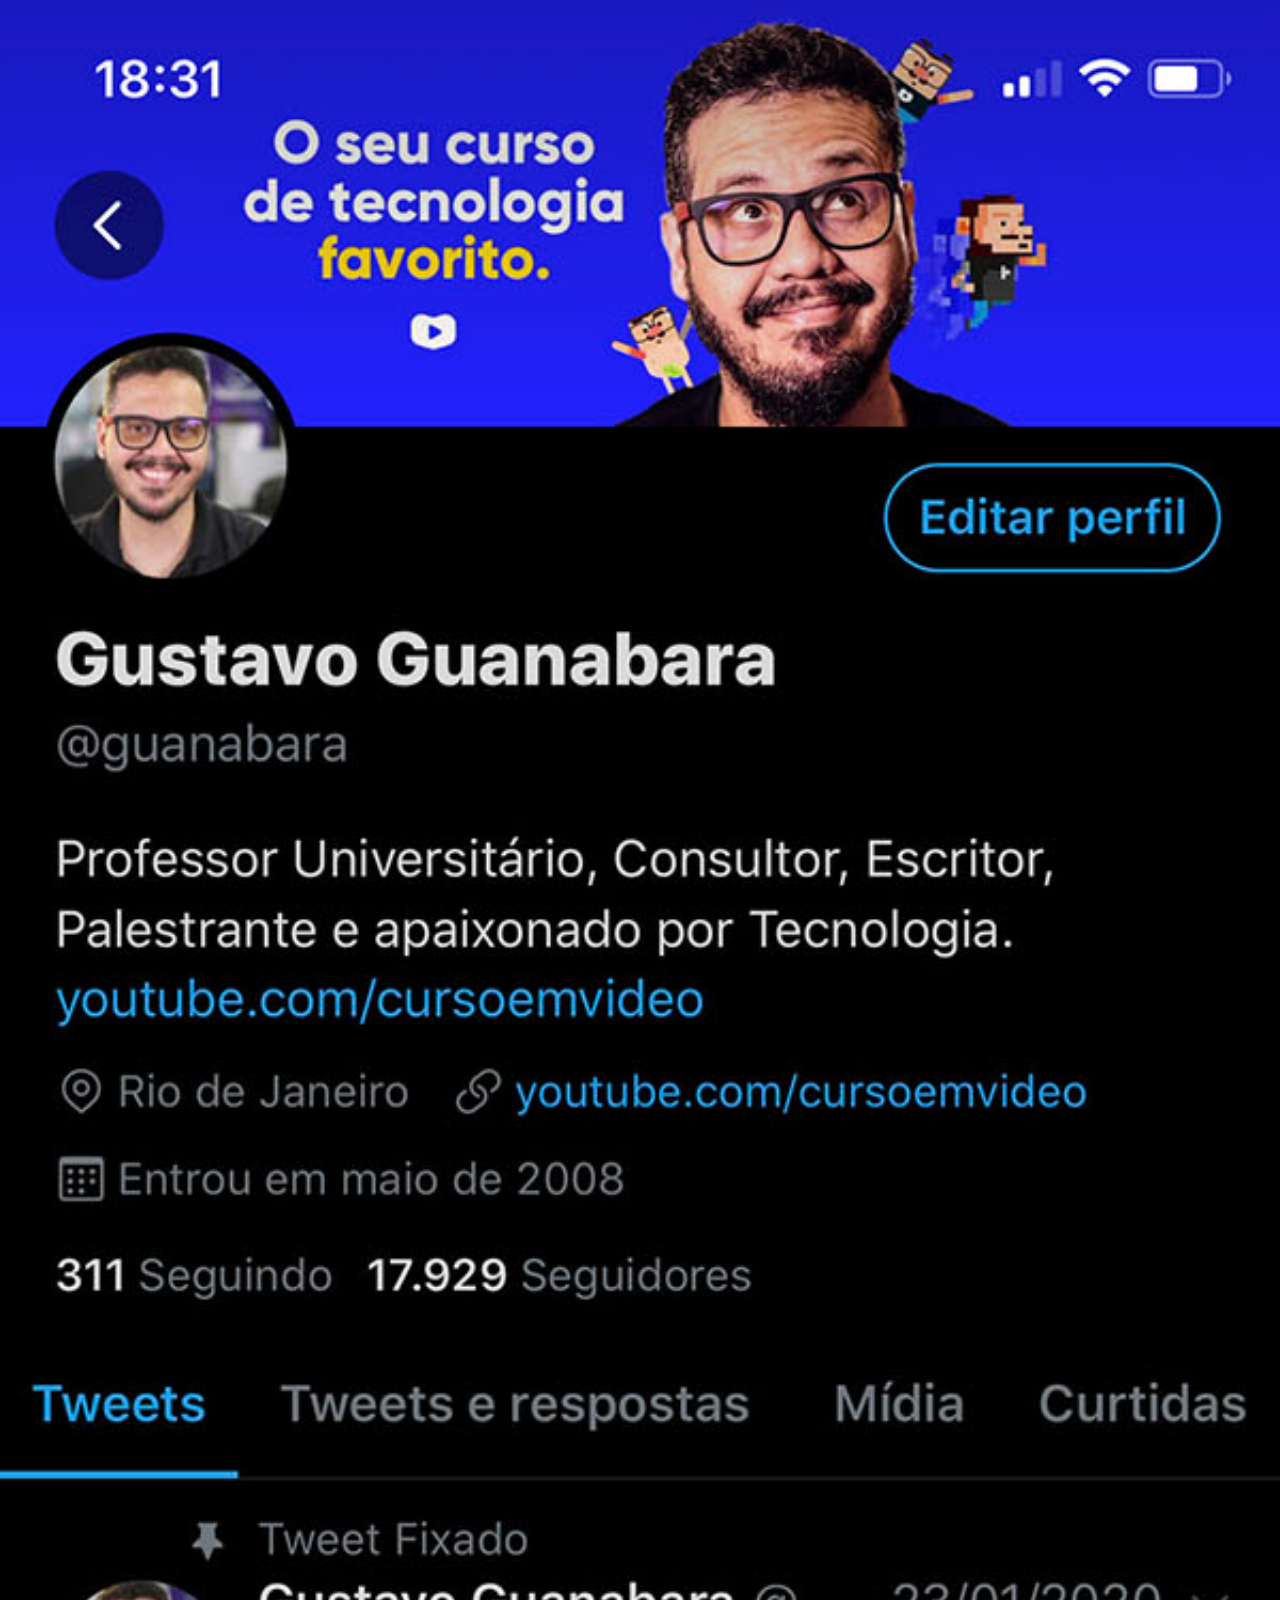
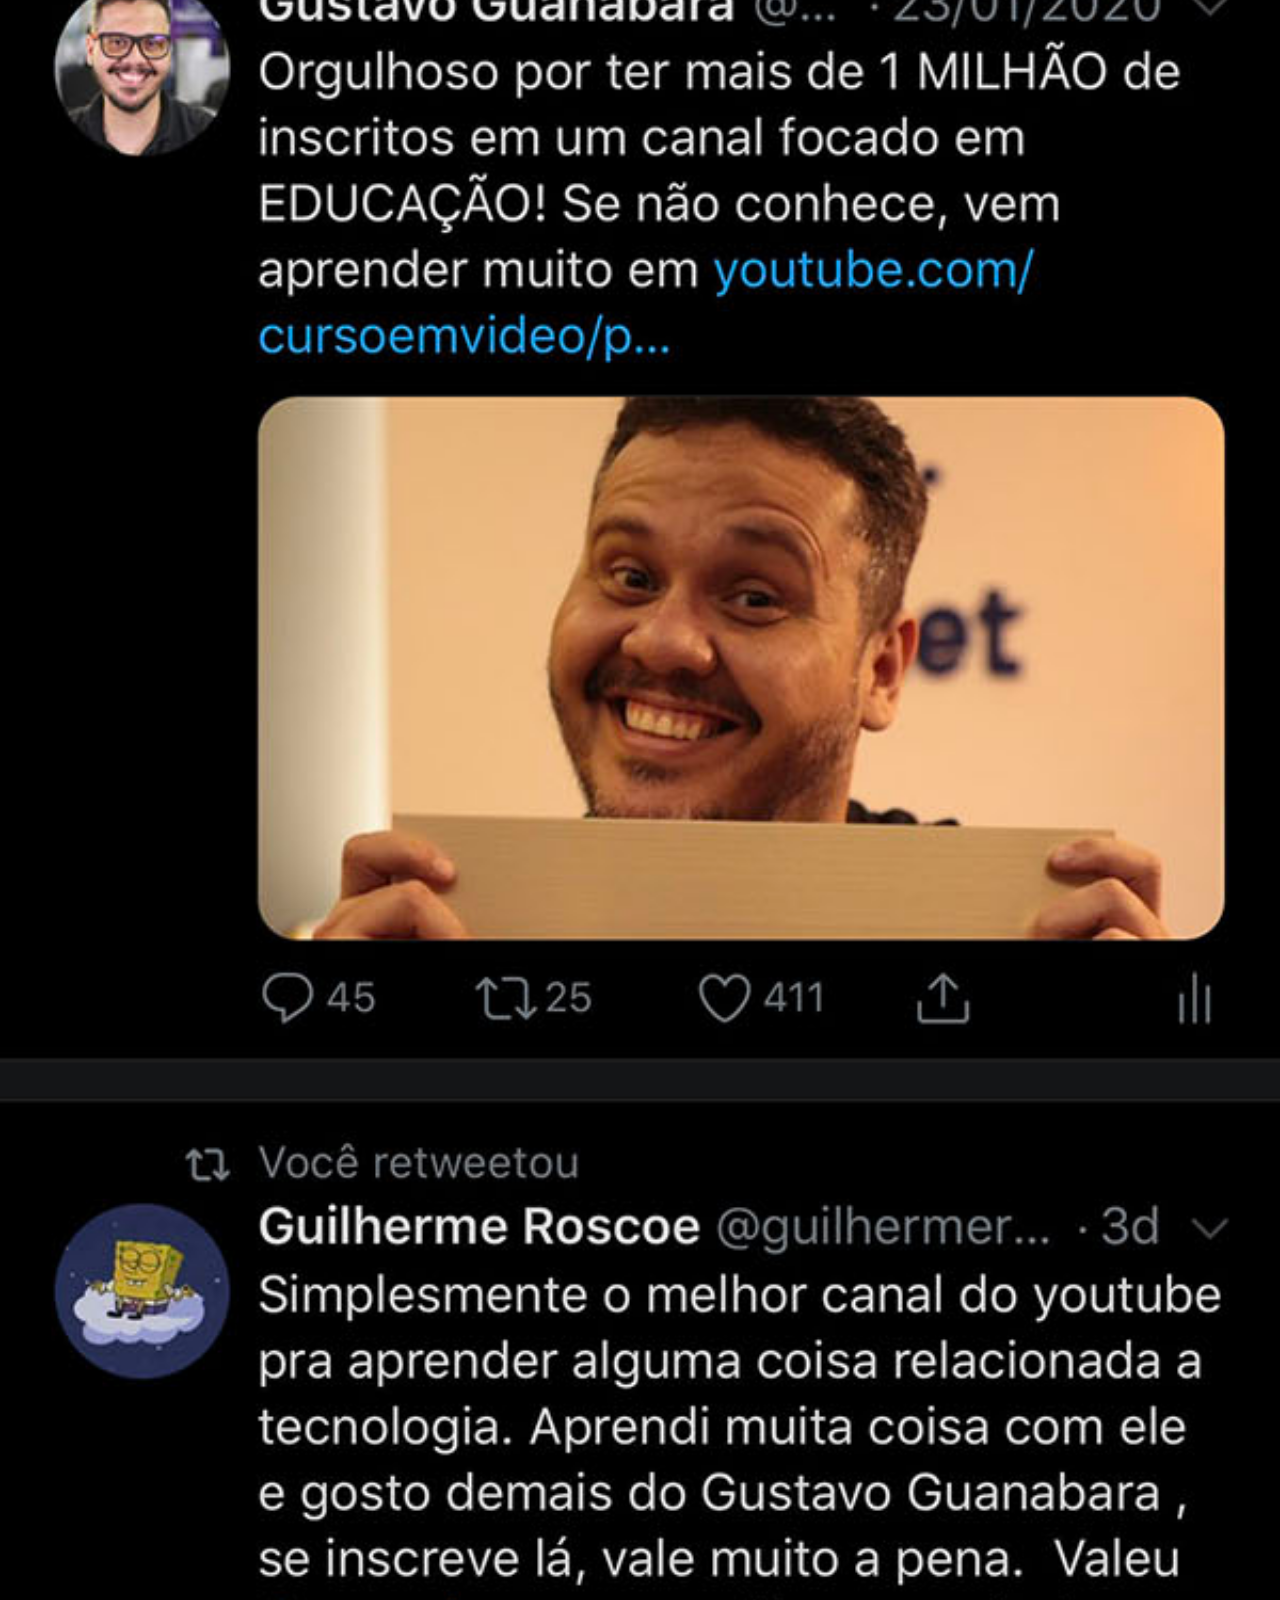
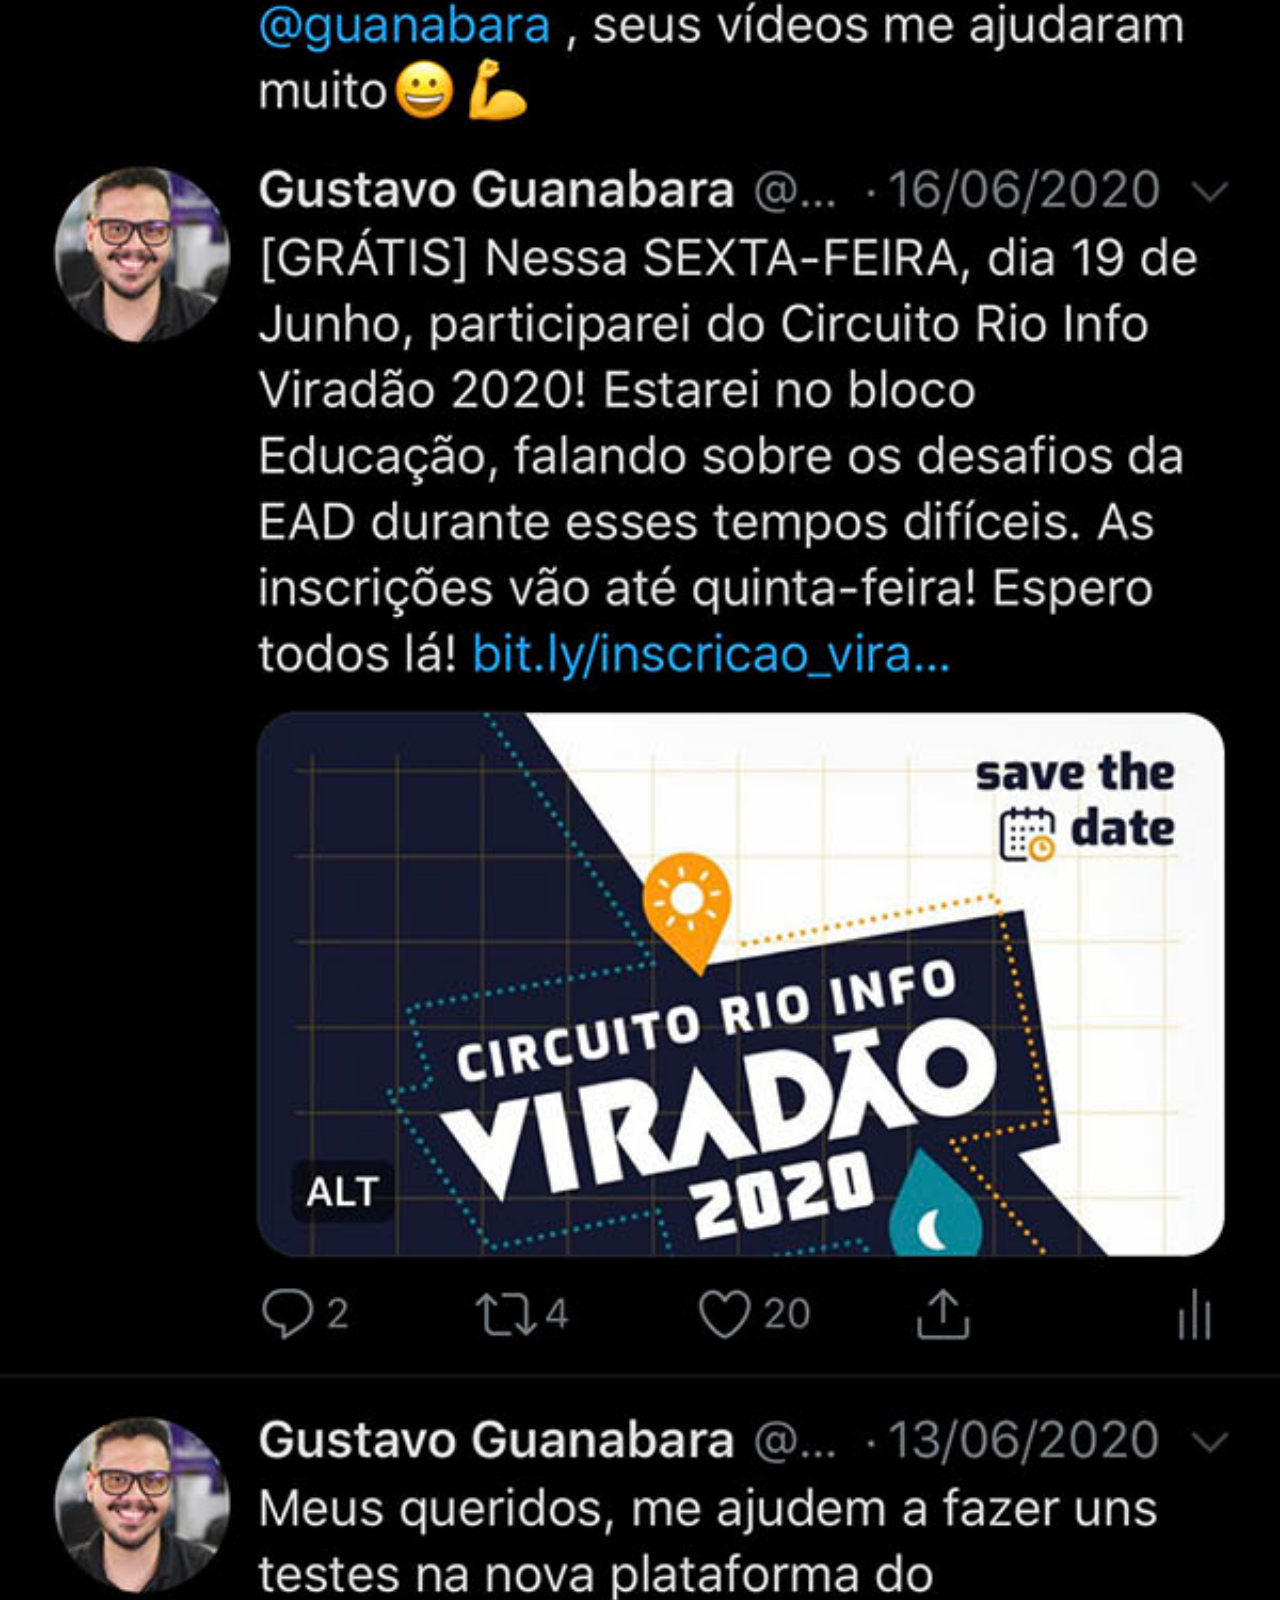
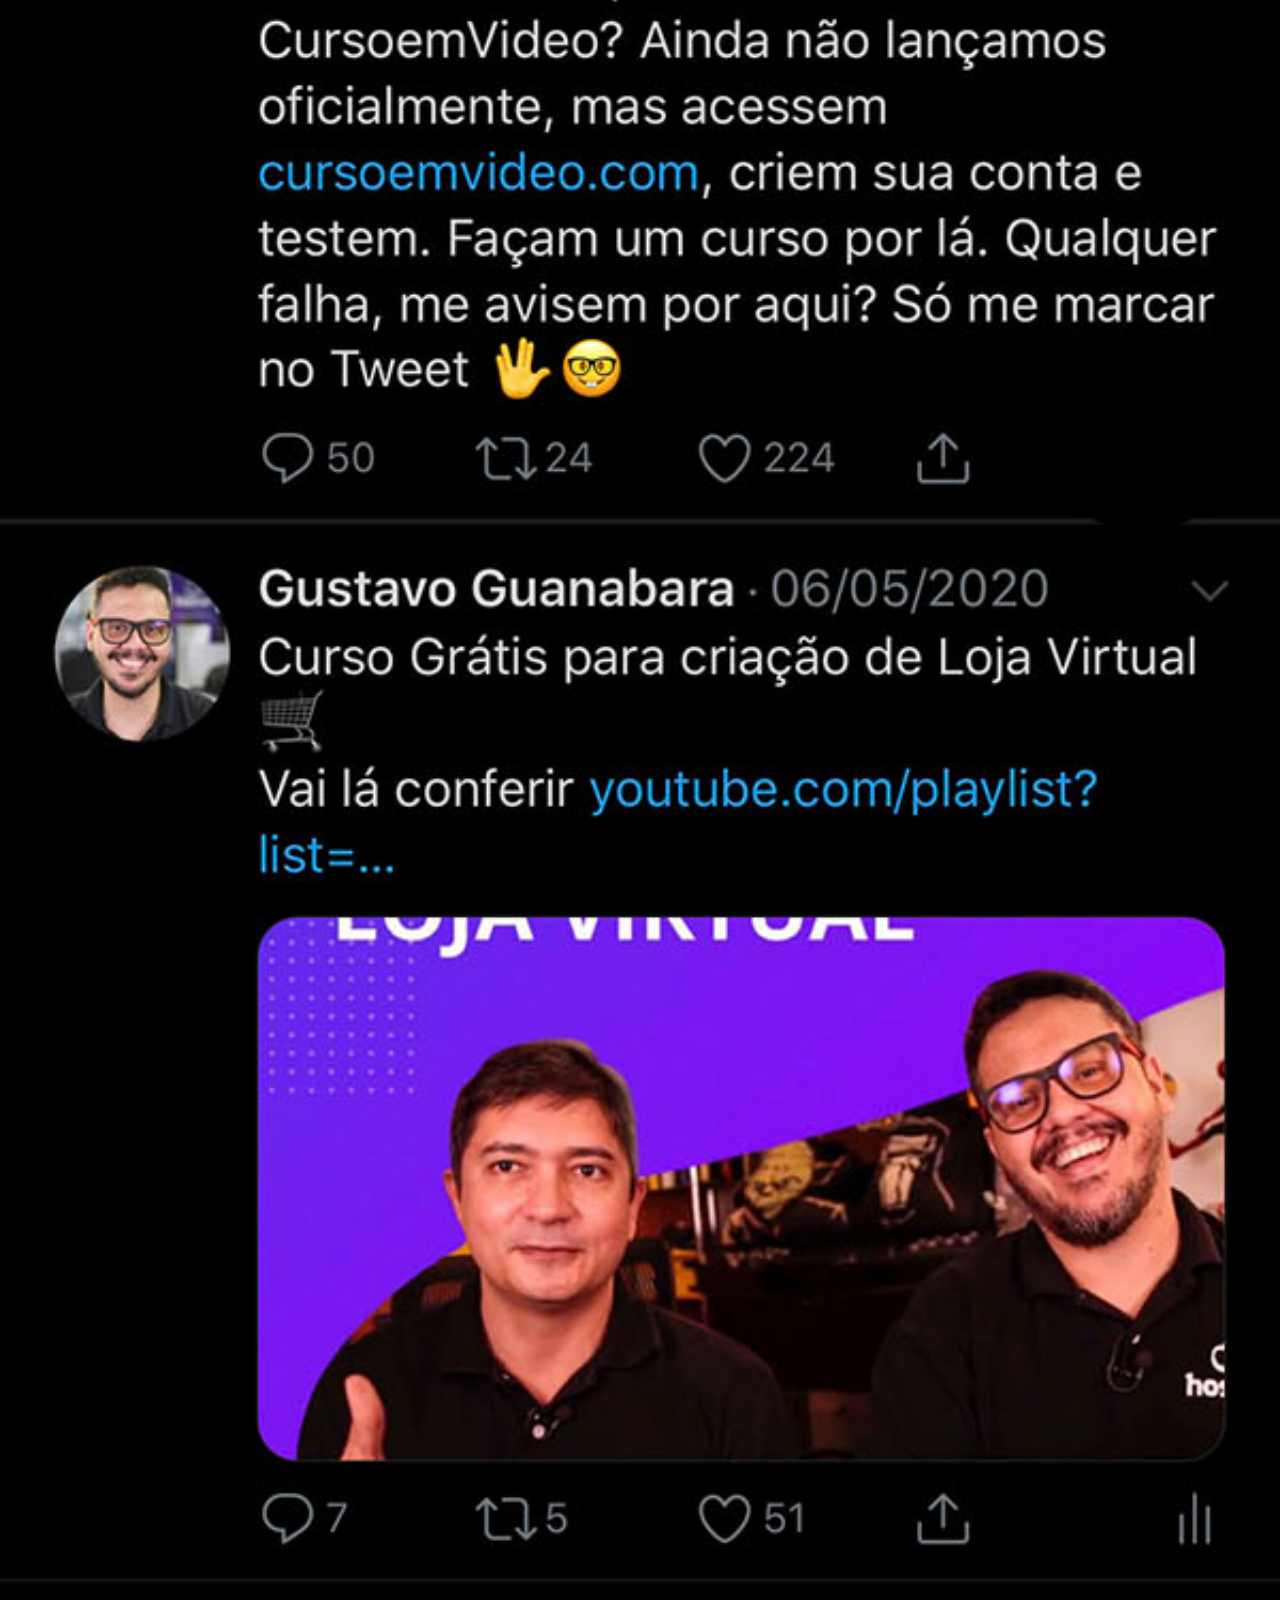
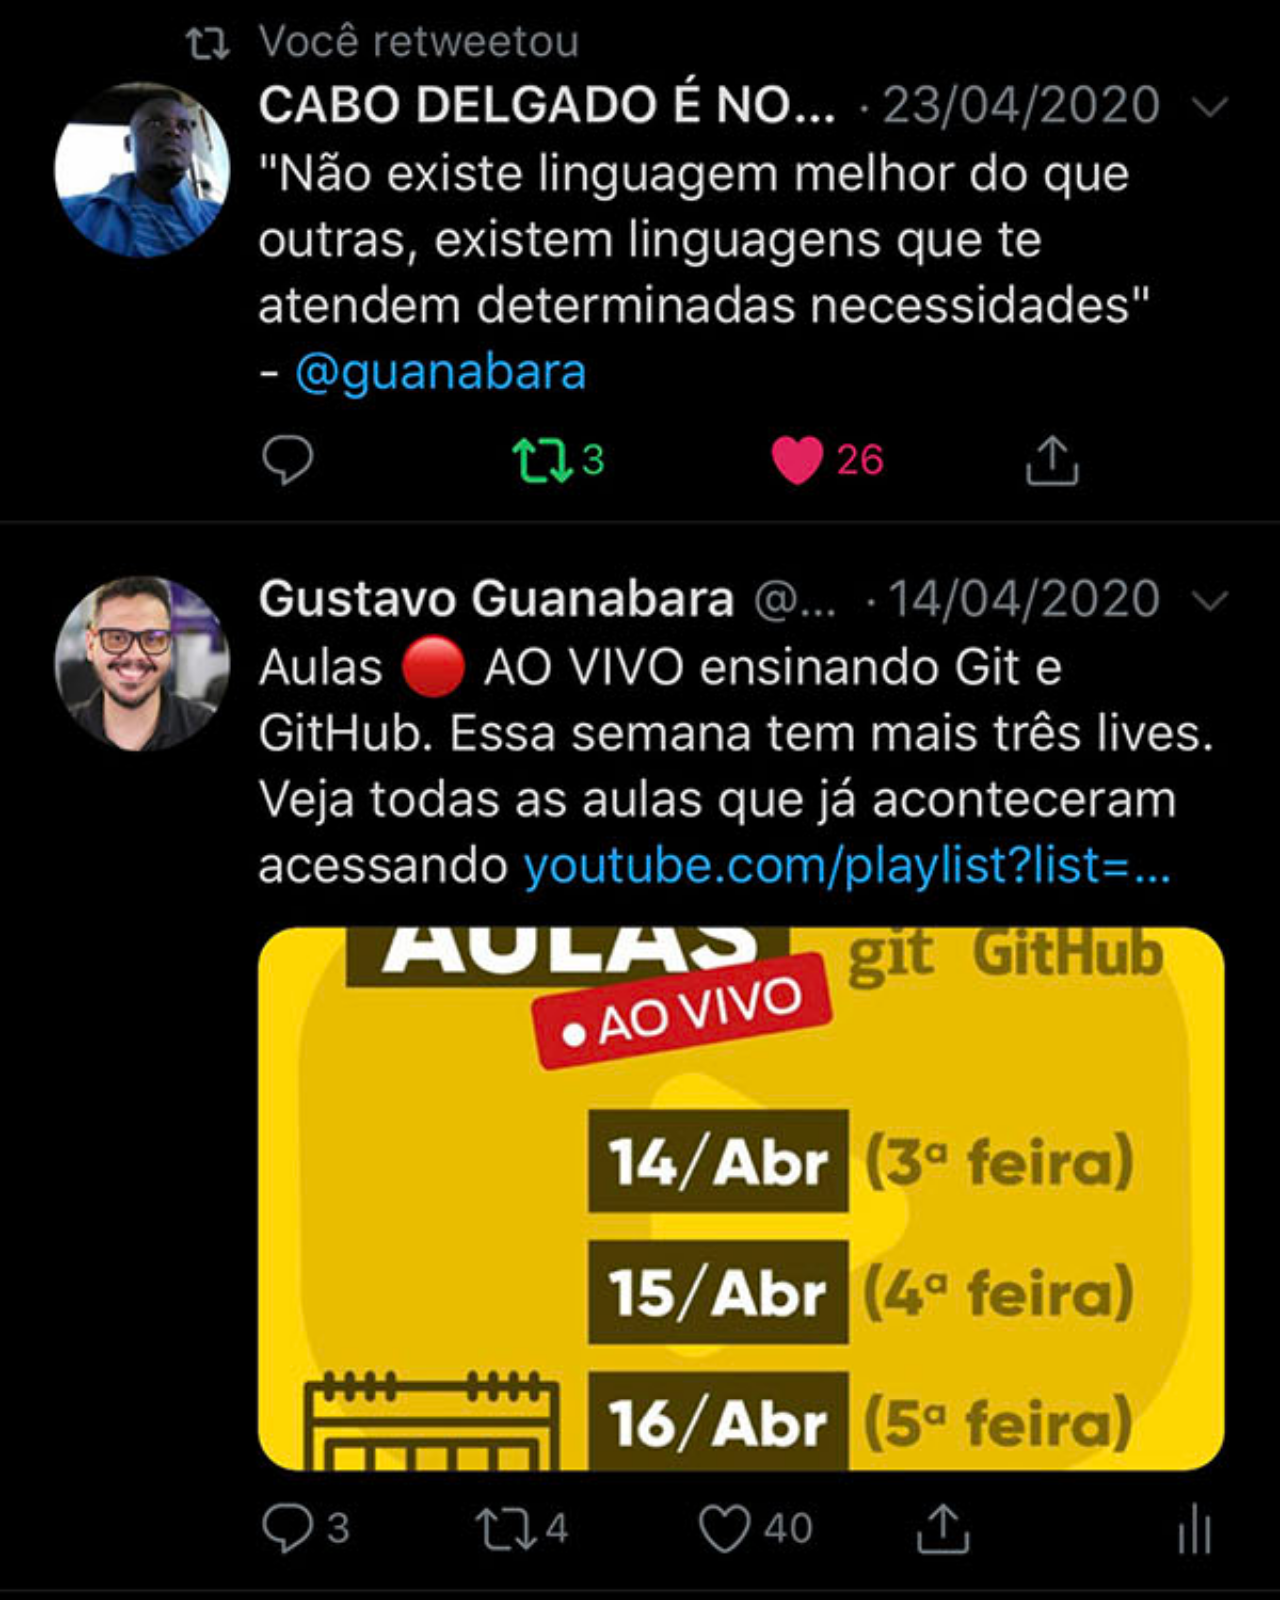
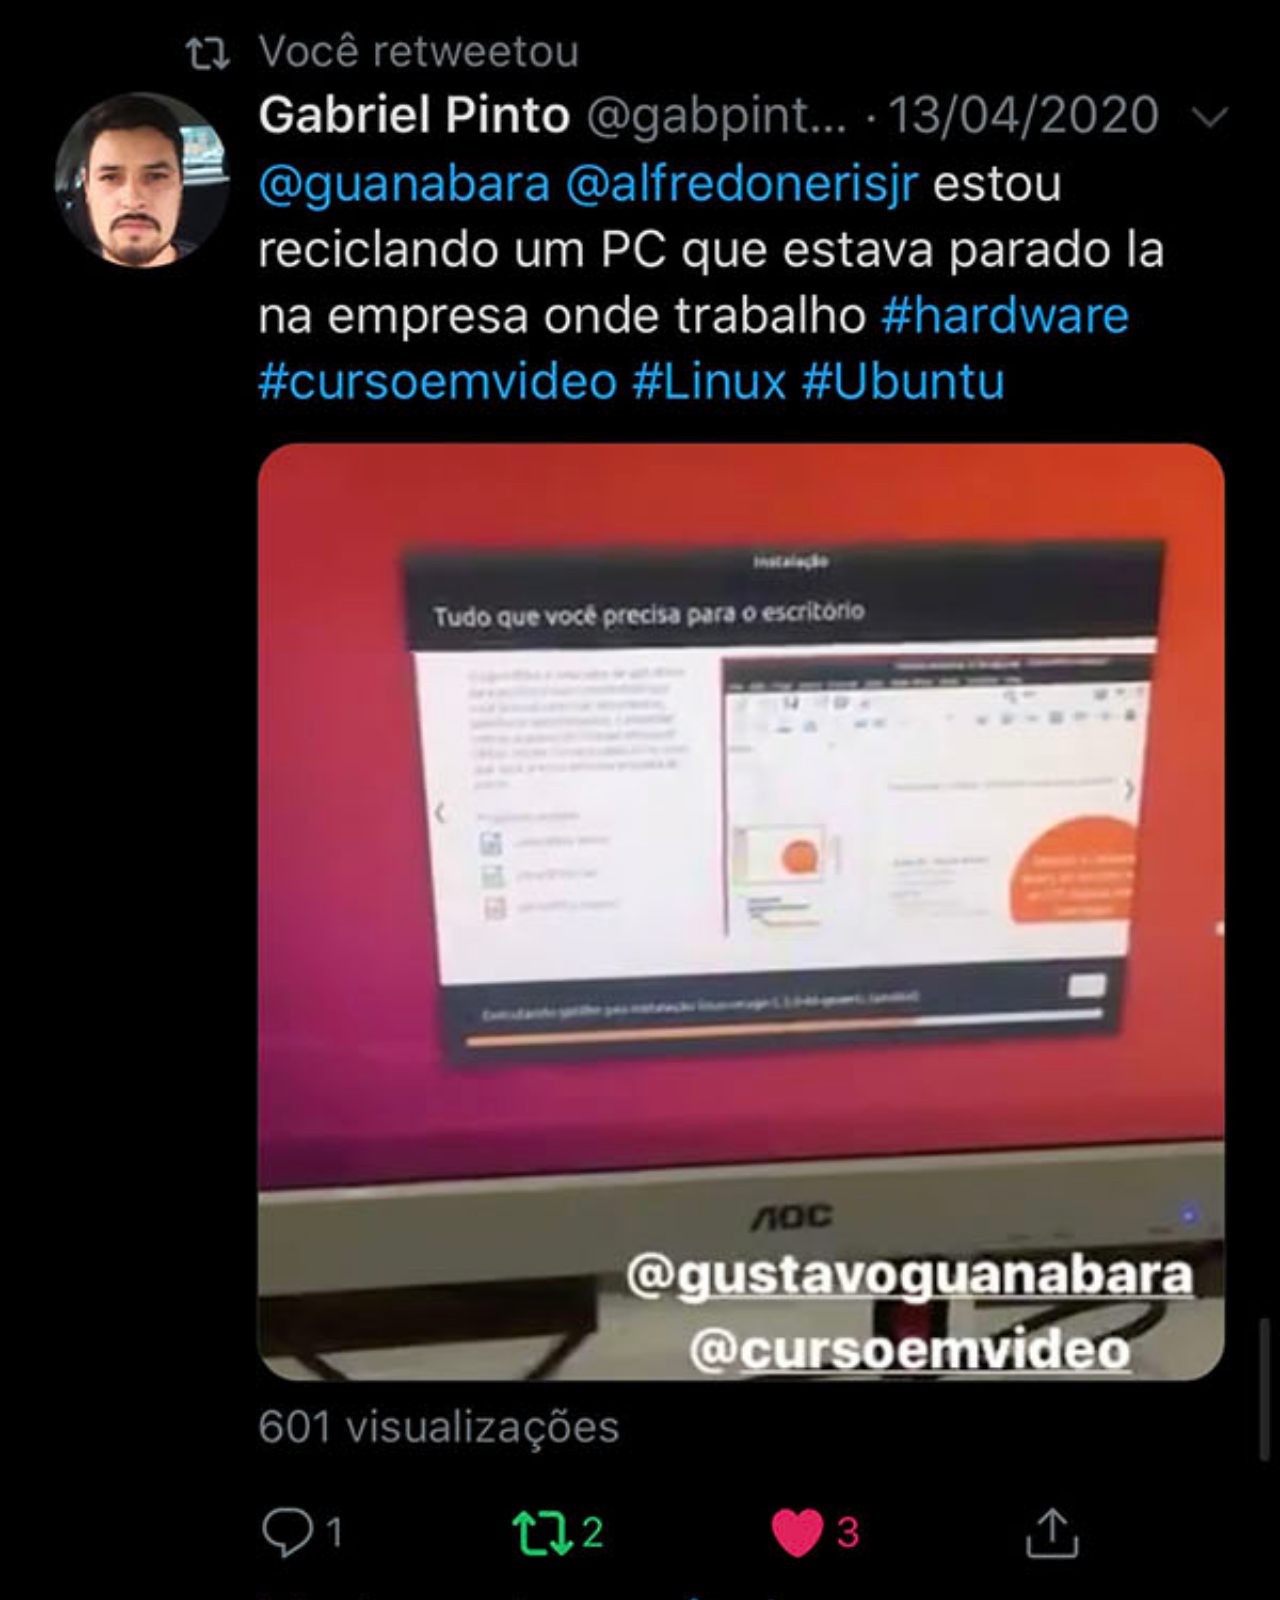
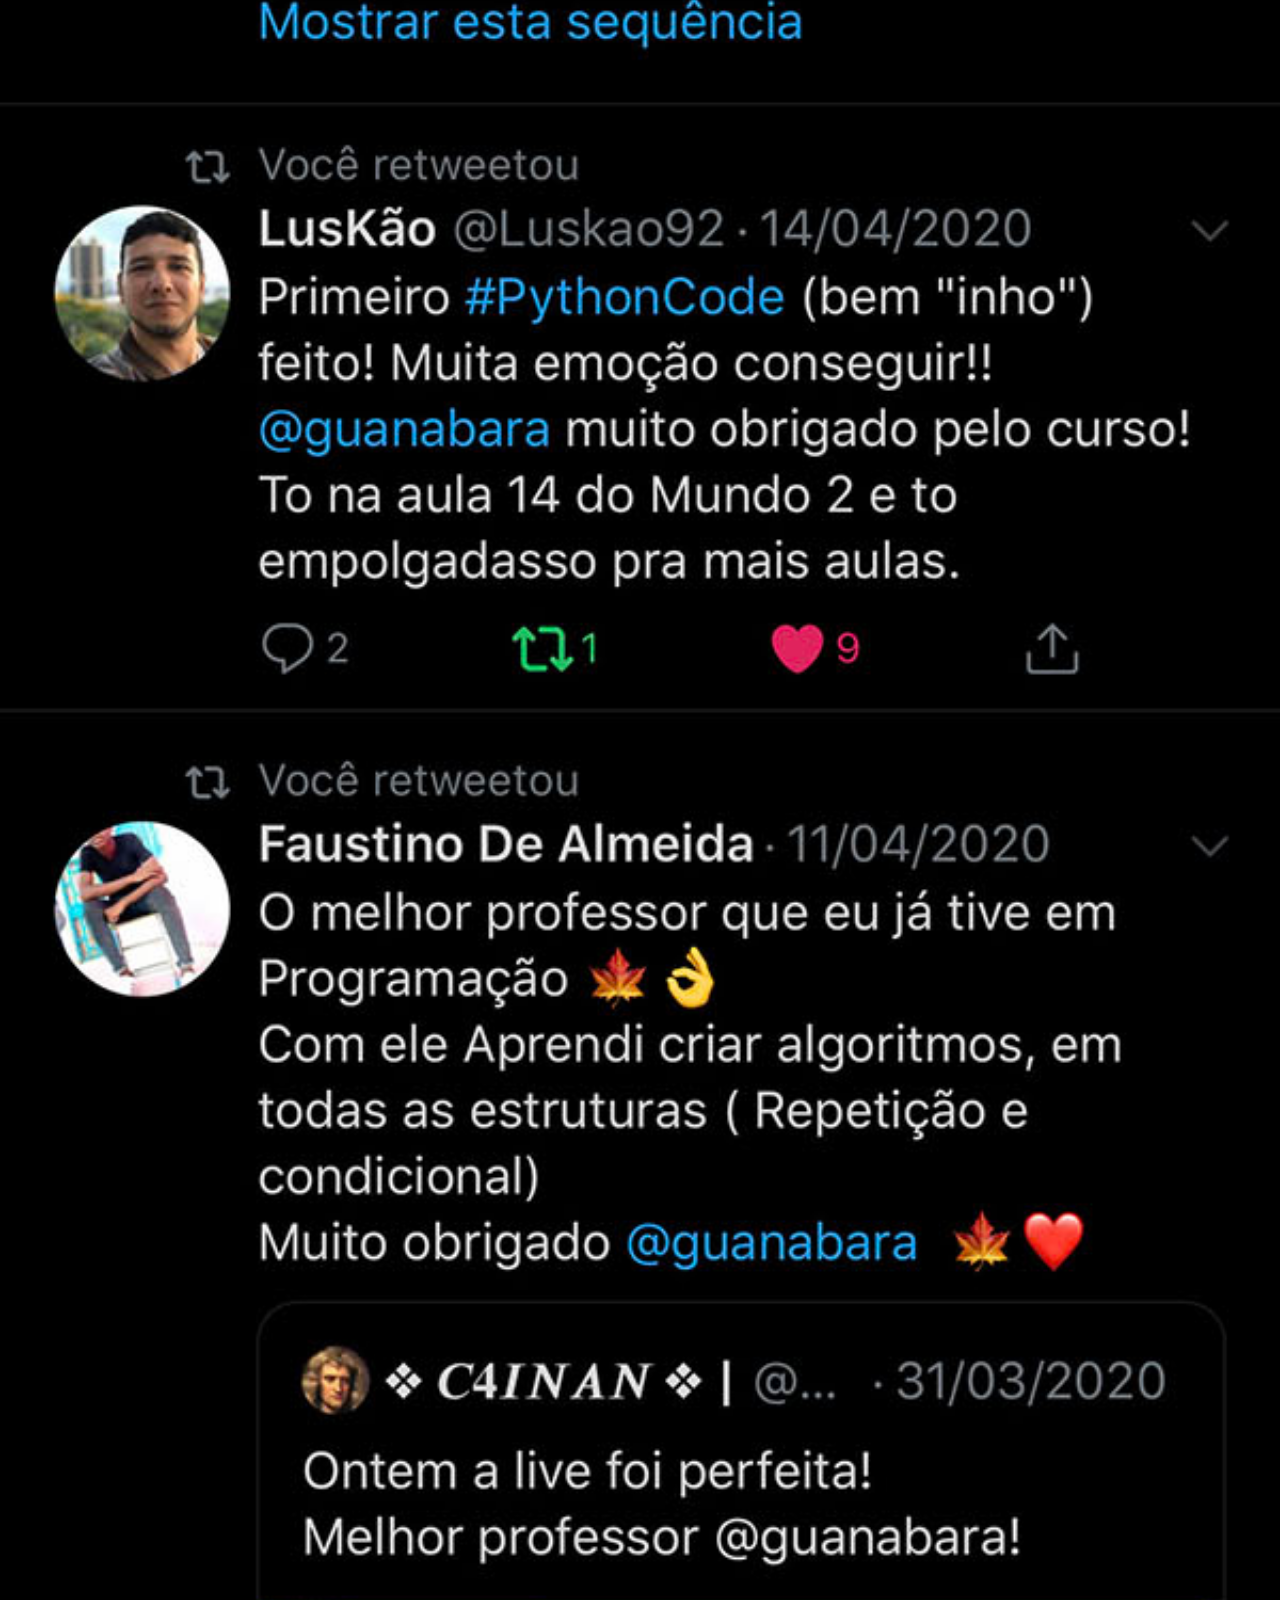
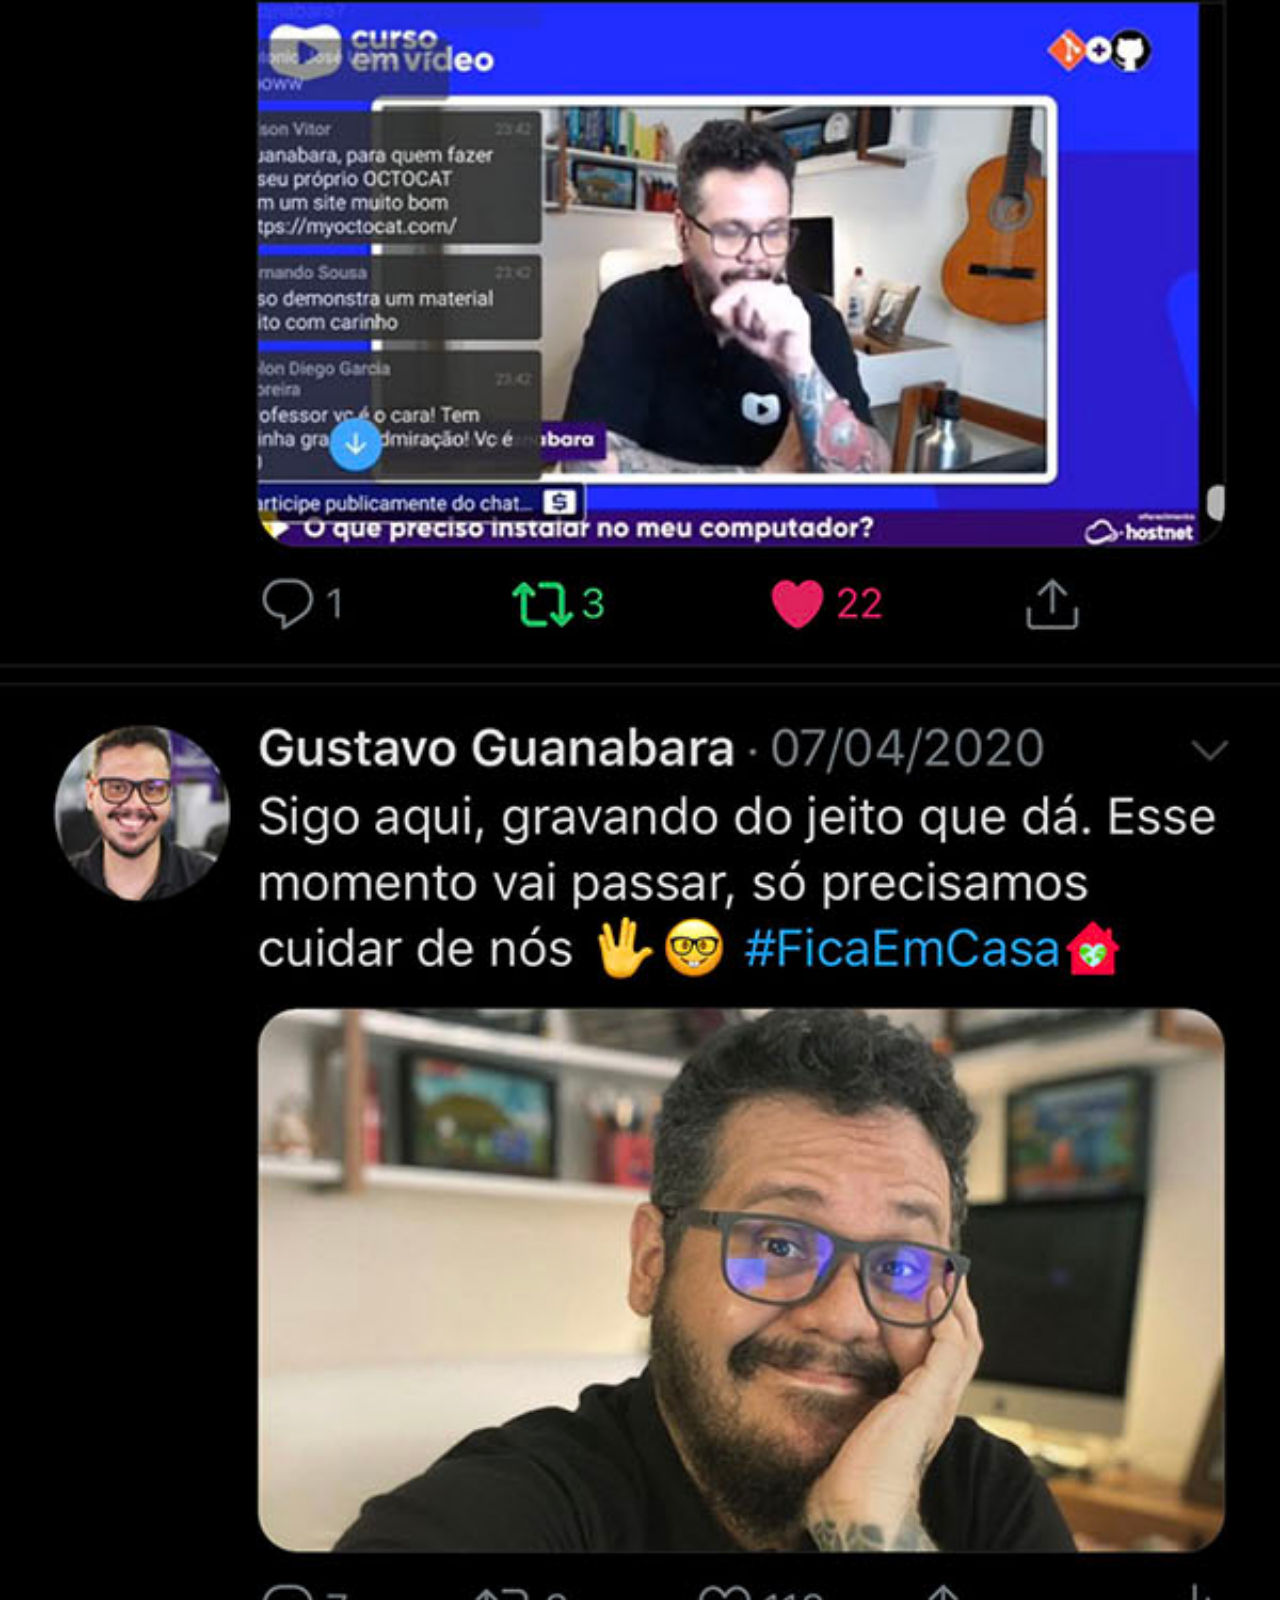
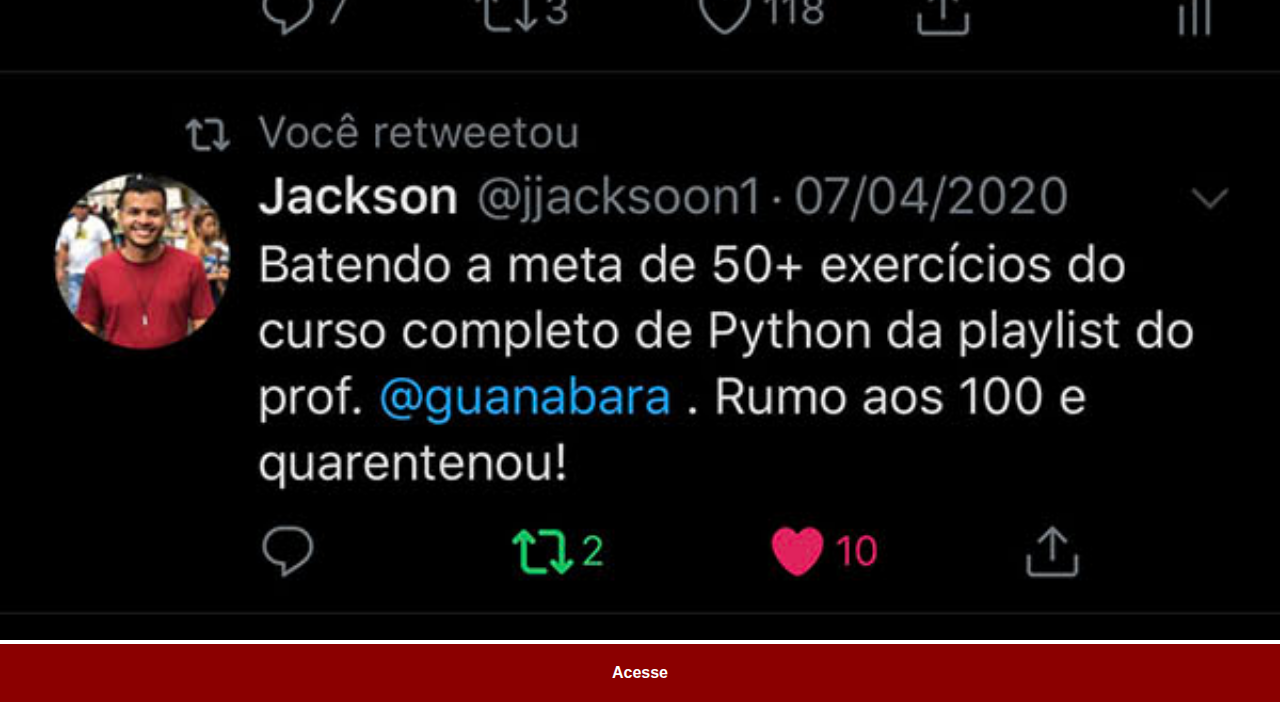
<file: twitter.html>
<!DOCTYPE html>
<html lang="en">
<head>
    <meta charset="UTF-8">
    <meta name="viewport" content="width=device-width, initial-scale=1.0">
    <title>Twitter</title>
   <link rel="stylesheet" href="estilos/social.css">
</head>
<body>
    <img src="imagens/tela-twitter.jpg" alt="">
    <a href="#" target="_blank">Acesse</a>
</body>
</html>
</file>
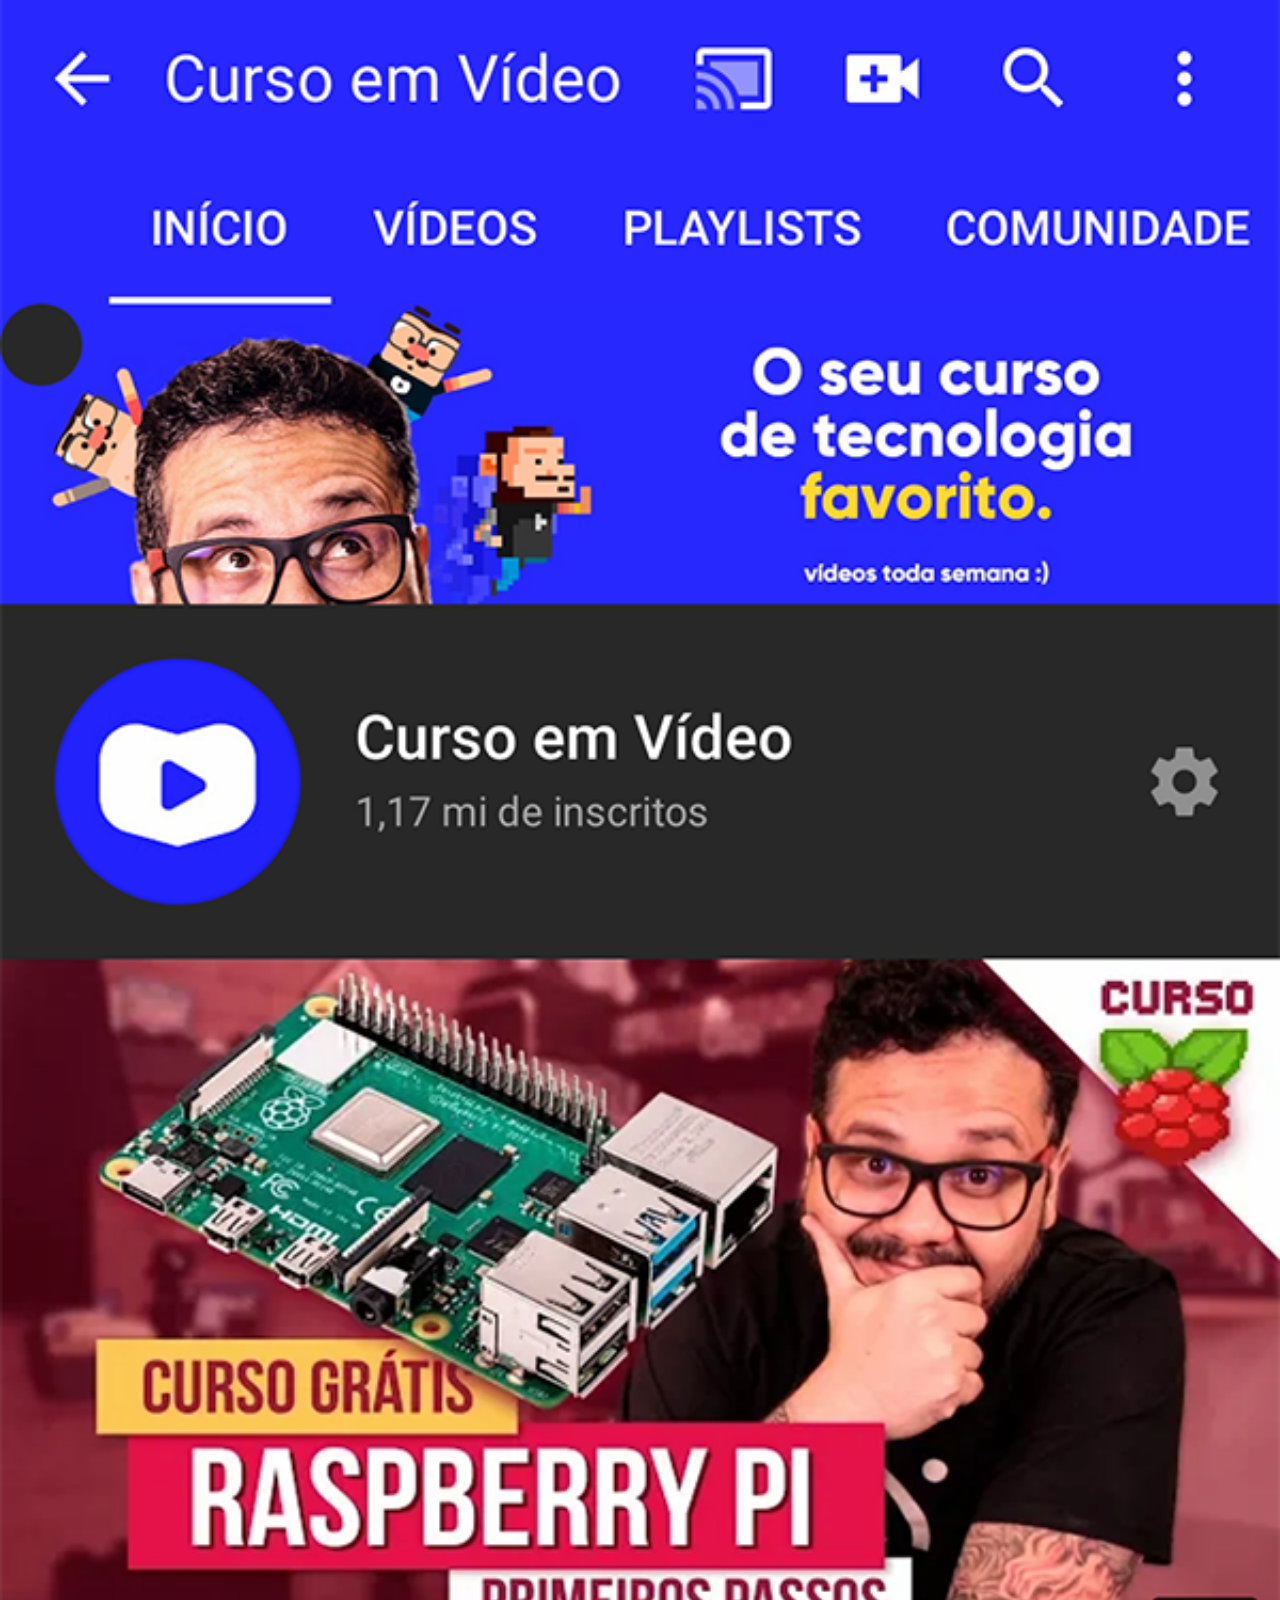
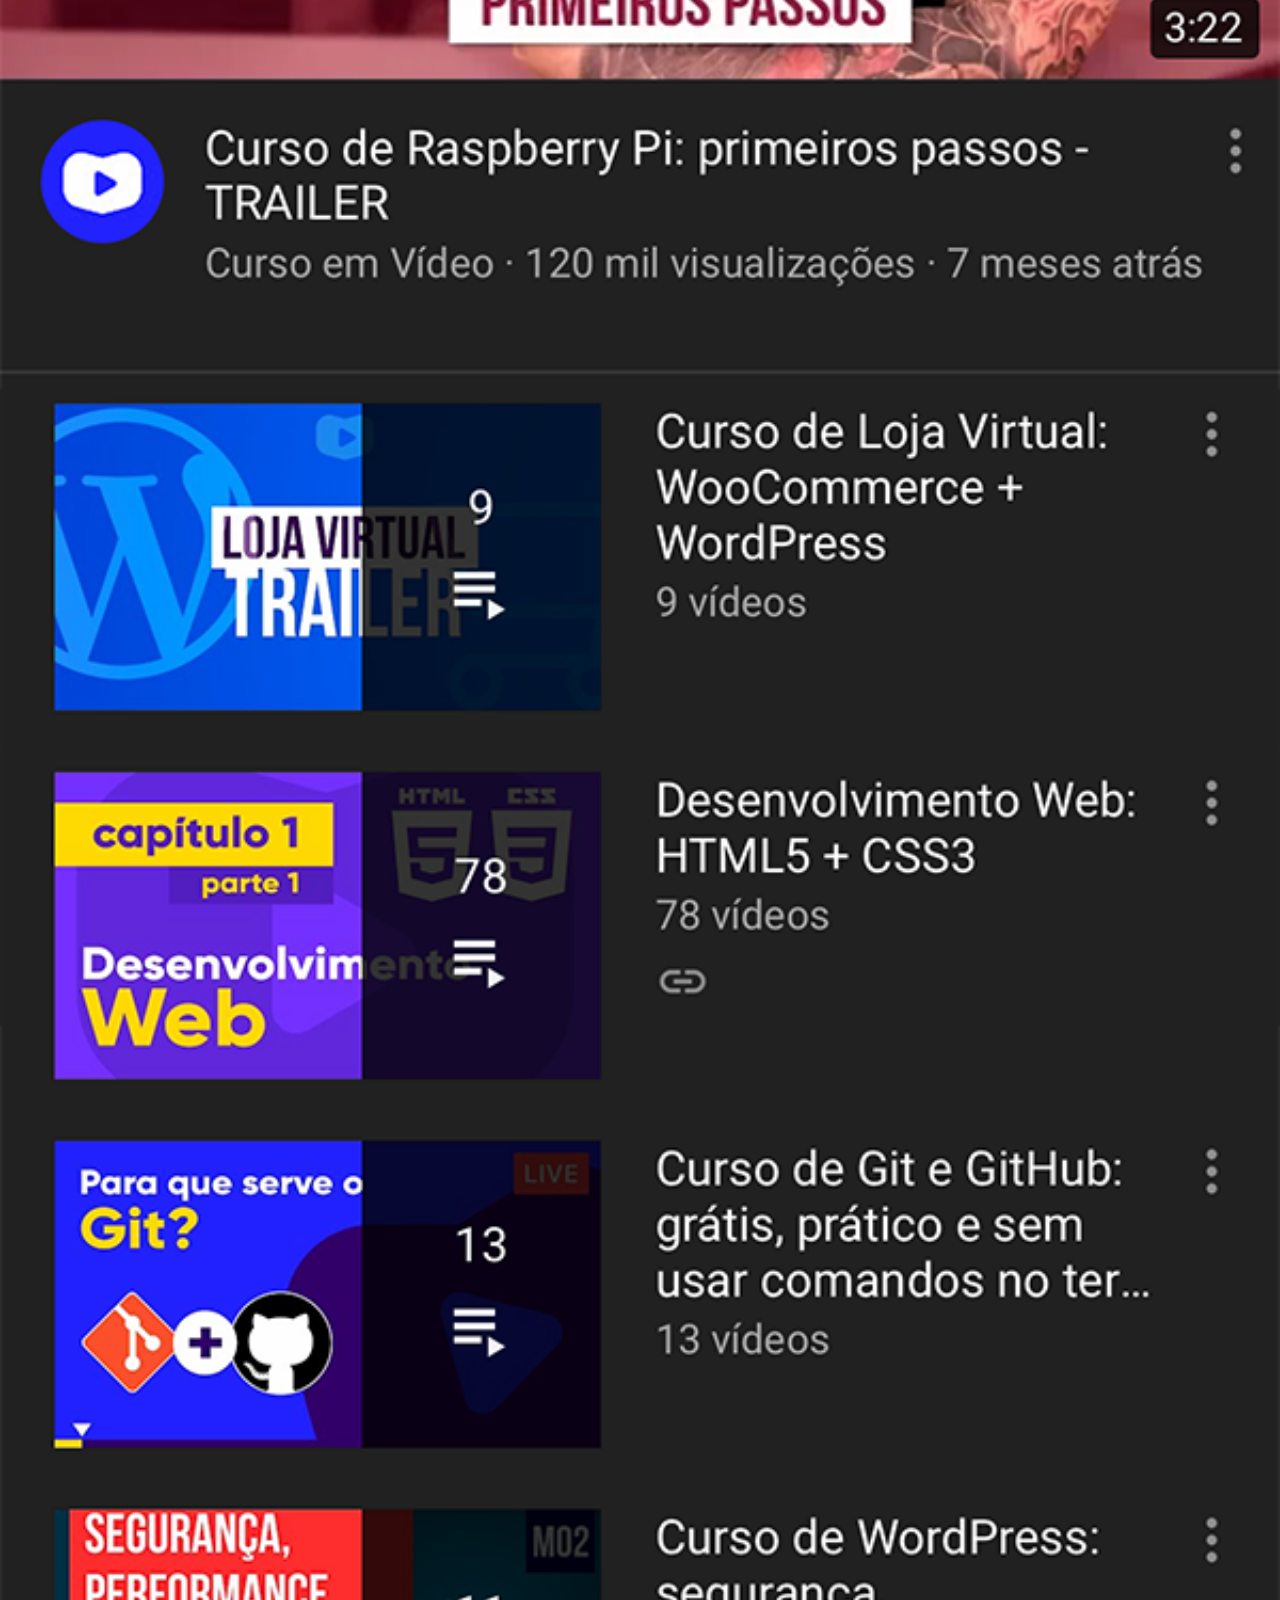
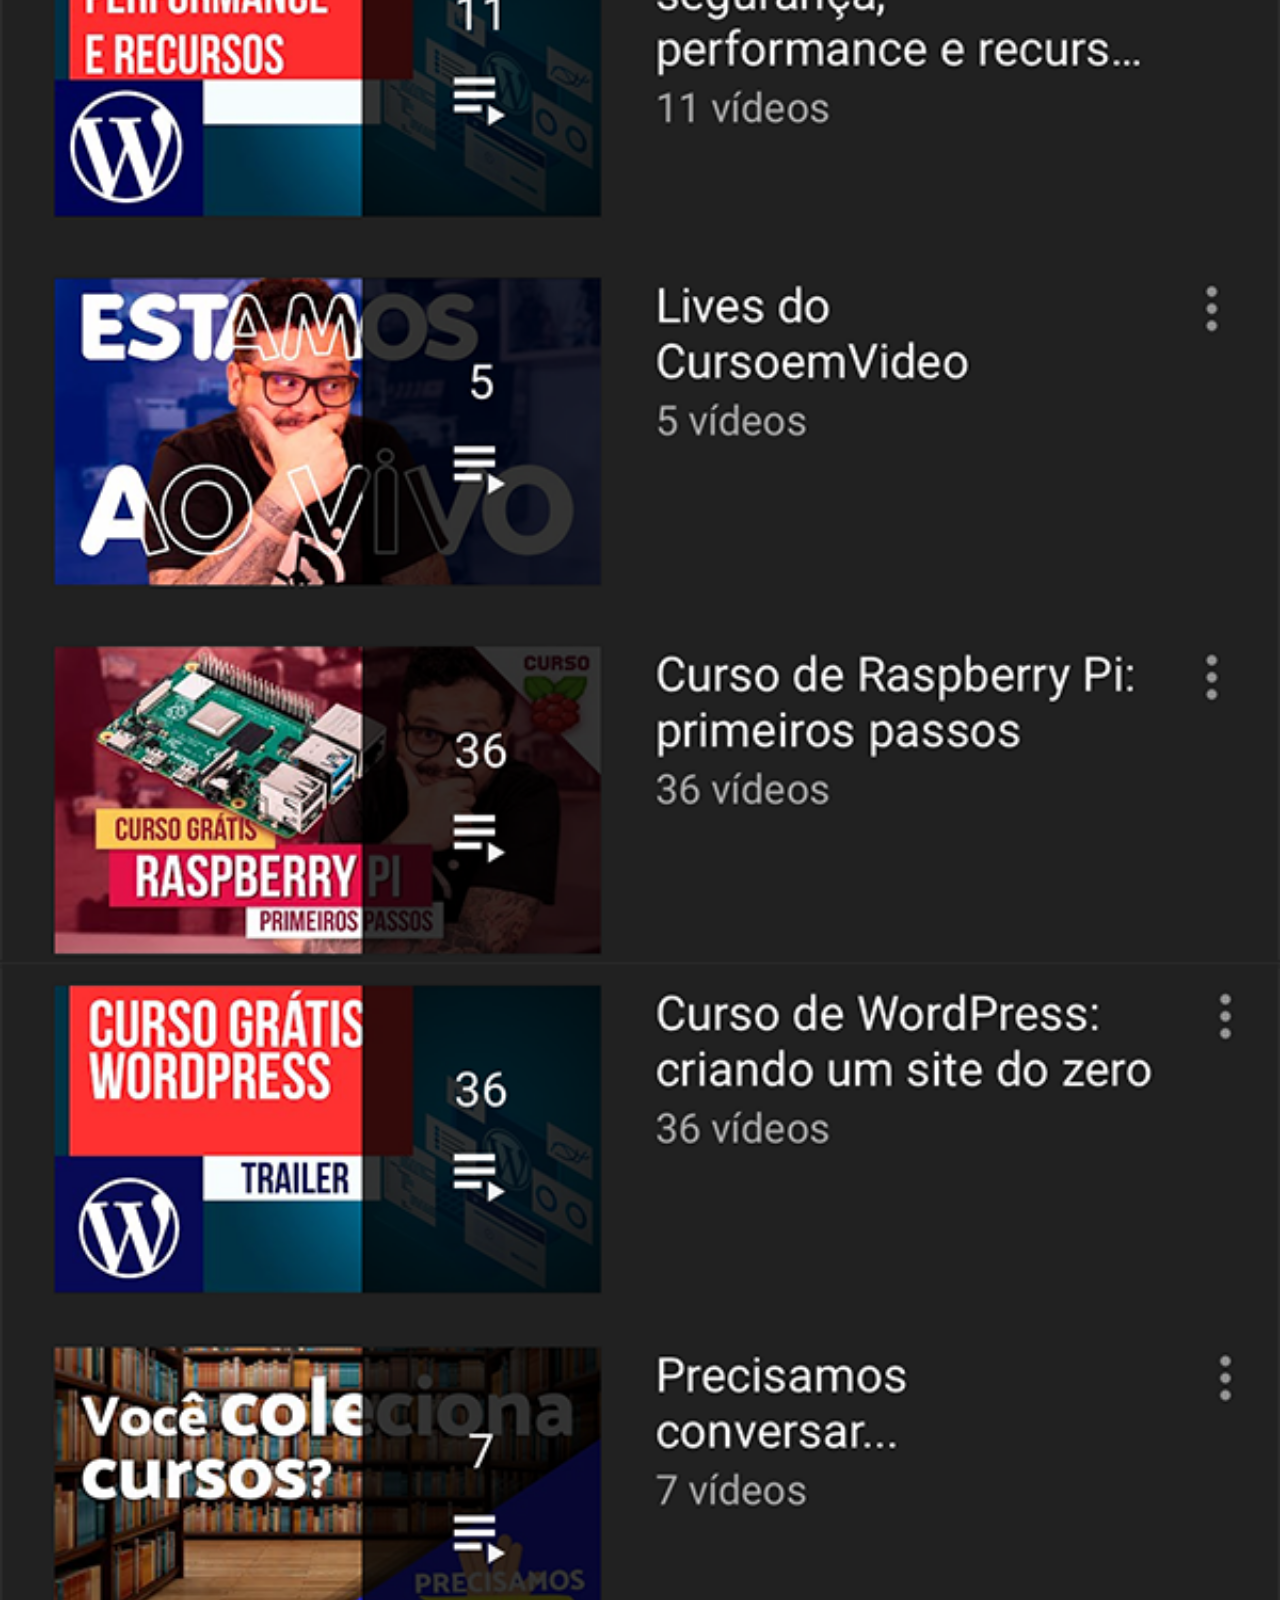
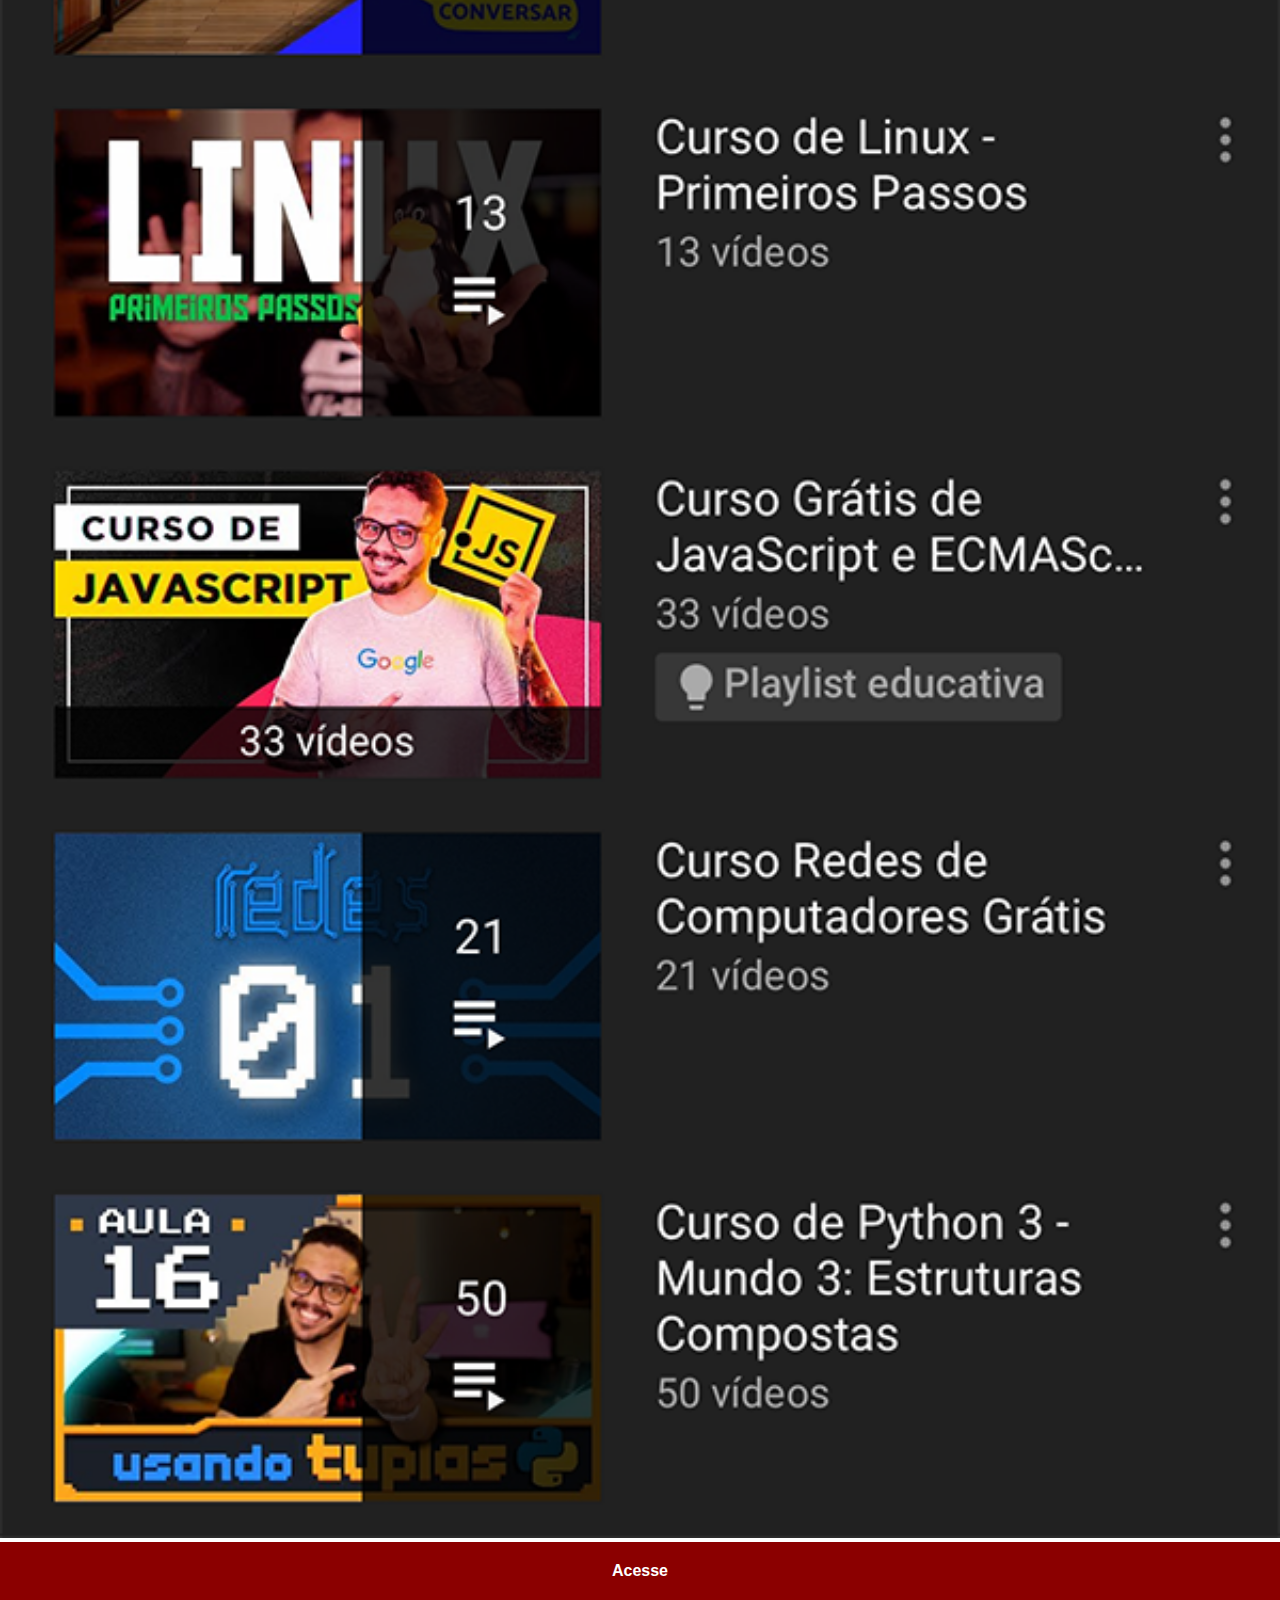
<file: youtube.html>
<!DOCTYPE html>
<html lang="en">
<head>
    <meta charset="UTF-8">
    <meta name="viewport" content="width=device-width, initial-scale=1.0">
    <title>Youtube</title>
   <link rel="stylesheet" href="estilos/social.css">
</head>
<body>
    <img src="imagens/tela-youtube.png" alt="">
    <a href="#" target="_blank">Acesse</a>
</body>
</html>
</file>
<file: estilos/style.css>
@charset "UTF-8";

*{
    margin: 0;
    padding: 0;

}
 

main{
   position: relative;
    background-image: url('../imagens/fundo-madeira.jpg');
    background-repeat: no-repeat;
    background-position: top center;
    background-size: cover;
   height: 100vh;
   width: 100vw;
 
}

 section#telefone{
   position: absolute;
   top: 50%;
   left: 50%;
   transform: translate(-50%,-50%);
    background-image: url('../imagens/frame-iphone.png');
    background-repeat: no-repeat;
  
  width: 311px;
  height: 627px; 
}

 #tela{
  position: relative;
  top: 80px;
  left: 22px;
  width: 269px;
  height: 471px;
  
 }
 section#redes{
    text-align: right;
 }
 section#redes img:hover{
    border: 2px solid rgba(255, 255, 255, 0.607);
    transform: translate(-3px,-3px);
    box-shadow: 5px 5px 10px rgba(0, 0, 0, 0.548);
    transition: transform .5s,border 1s;
 }
 section#redes img{
    
    width: 50px;
    margin: 10px;
    border-radius: 50%;
    box-shadow: 2px 2px 5px rgba(0, 0, 0, 0.502);
  box-sizing: border-box;
 
 }
</file>
<file: estilos/social.css>
@charset "UTF-8";

*{
    margin: 0;
    padding: 0;
}
body{
    color: white;
    font-family: Arial, Helvetica, sans-serif;
}
::-webkit-scrollbar{
    width: 0;
    height: 0;
}
img{
    width: 100vw;

}
a{
display: block;
text-align: center;
color: white;
padding: 20px;
font-weight: bold;
text-decoration: none;
background-color: darkred


}
a:hover{
    color: blue;
}
</file>
